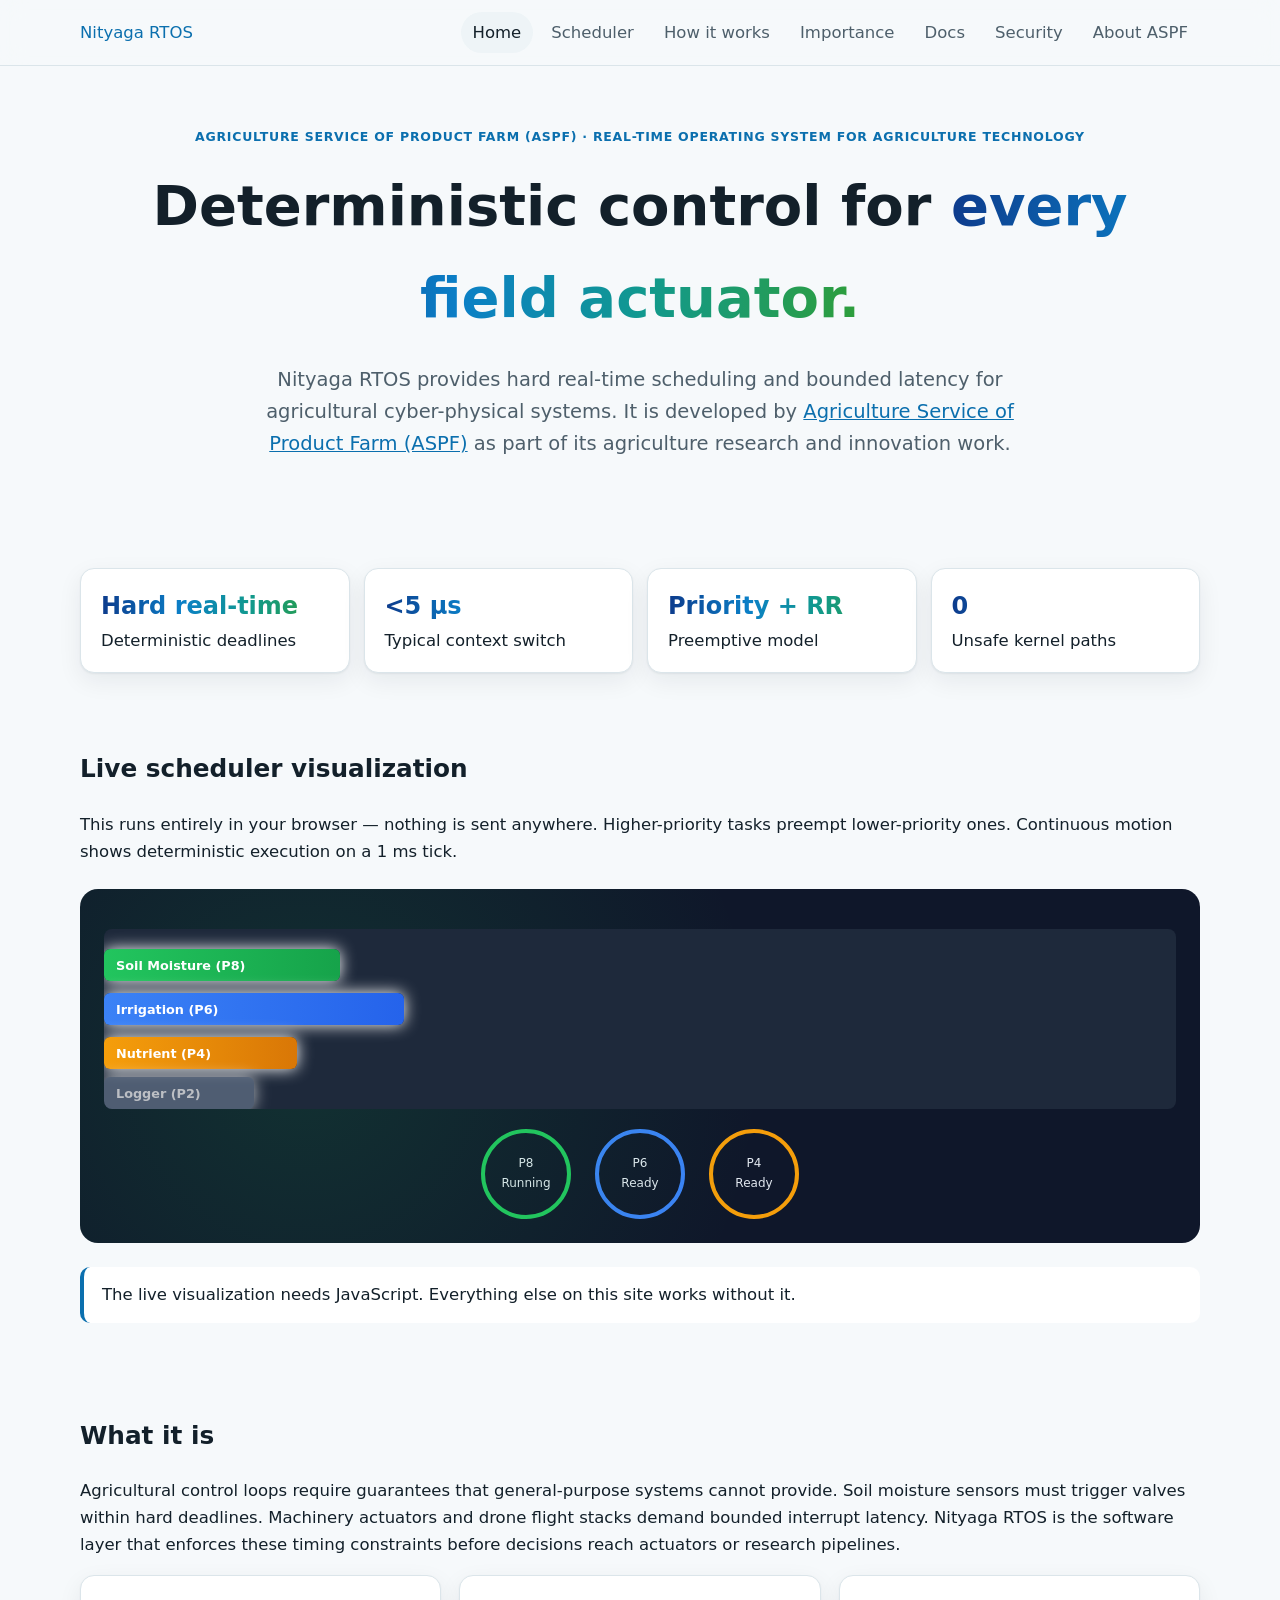
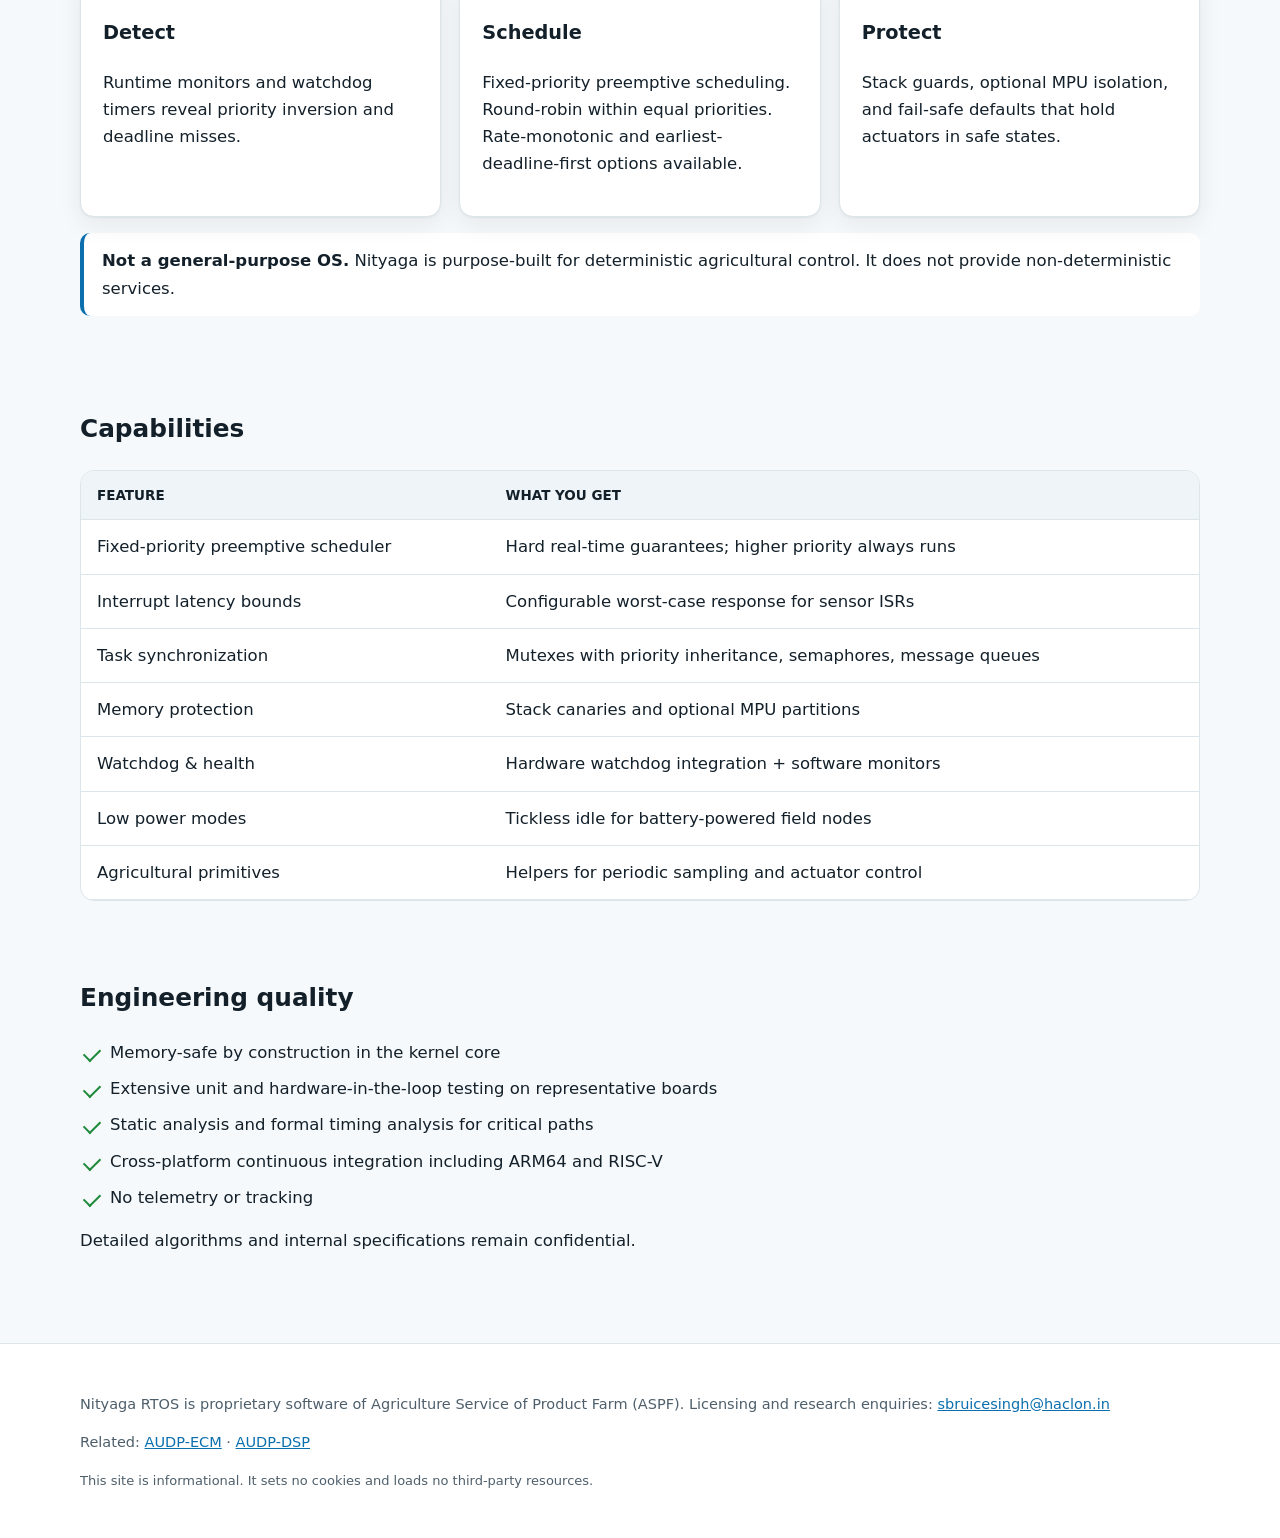
<file: index.html>
<!DOCTYPE html>
<html lang="en">
<head>
<meta charset="utf-8">
<meta name="viewport" content="width=device-width, initial-scale=1">
<meta http-equiv="Content-Security-Policy" content="default-src 'none'; script-src 'self'; style-src 'self'; img-src 'self'; base-uri 'none'; form-action 'none'">
<title>Nityaga RTOS — Real-Time Operating System for Agriculture | ASPF</title>
<meta name="description" content="Nityaga RTOS by Agriculture Service of Product Farm (ASPF): hard real-time scheduling for agricultural control systems.">
<link rel="stylesheet" href="style.css">
</head>
<body>
<a class="skip" href="#main">Skip to content</a>
<header class="top">
<div class="wrap bar">
<a class="brand" href="index.html">Nityaga RTOS</a>
<nav id="site-nav">
<a href="index.html" aria-current="page">Home</a>
<a href="index.html#scheduler">Scheduler</a>
<a href="how-it-works.html">How it works</a>
<a href="importance.html">Importance</a>
<a href="docs.html">Docs</a>
<a href="security.html">Security</a>
<a href="about.html">About ASPF</a>
</nav>
</div>
</header>
<main id="main">
<section class="hero hero-home">
<div class="wrap">
<p class="eyebrow">Agriculture Service of Product Farm (ASPF) · Real-Time Operating System for Agriculture Technology</p>
<h1>Deterministic control for <span class="grad">every field actuator.</span></h1>
<p class="lead">Nityaga RTOS provides hard real-time scheduling and bounded latency for agricultural cyber-physical systems. It is developed by <a href="about.html">Agriculture Service of Product Farm (ASPF)</a> as part of its agriculture research and innovation work.</p>
</div>
</section>
<section class="wrap stats">
<div class="stat"><strong>Hard real-time</strong><span>Deterministic deadlines</span></div>
<div class="stat"><strong><5 µs</strong><span>Typical context switch</span></div>
<div class="stat"><strong>Priority + RR</strong><span>Preemptive model</span></div>
<div class="stat"><strong>0</strong><span>Unsafe kernel paths</span></div>
</section>
<section id="scheduler" class="wrap">
<h2>Live scheduler visualization</h2>
<p>This runs entirely in your browser — nothing is sent anywhere. Higher-priority tasks preempt lower-priority ones. Continuous motion shows deterministic execution on a 1 ms tick.</p>
<div class="scheduler">
<div class="timeline">
<div class="task t-high">Soil Moisture (P8)</div>
<div class="task t-med">Irrigation (P6)</div>
<div class="task t-low">Nutrient (P4)</div>
<div class="task t-idle">Logger (P2)</div>
</div>
<div class="priority-rings">
<div class="priority-ring">P8<br>Running</div>
<div class="priority-ring med">P6<br>Ready</div>
<div class="priority-ring low">P4<br>Ready</div>
</div>
</div>
<p class="note">The live visualization needs JavaScript. Everything else on this site works without it.</p>
</section>
<section id="what" class="wrap">
<h2>What it is</h2>
<p>Agricultural control loops require guarantees that general-purpose systems cannot provide. Soil moisture sensors must trigger valves within hard deadlines. Machinery actuators and drone flight stacks demand bounded interrupt latency. Nityaga RTOS is the software layer that enforces these timing constraints before decisions reach actuators or research pipelines.</p>
<div class="grid three">
<div class="card"><h3>Detect</h3><p>Runtime monitors and watchdog timers reveal priority inversion and deadline misses.</p></div>
<div class="card"><h3>Schedule</h3><p>Fixed-priority preemptive scheduling. Round-robin within equal priorities. Rate-monotonic and earliest-deadline-first options available.</p></div>
<div class="card"><h3>Protect</h3><p>Stack guards, optional MPU isolation, and fail-safe defaults that hold actuators in safe states.</p></div>
</div>
<p class="note"><strong>Not a general-purpose OS.</strong> Nityaga is purpose-built for deterministic agricultural control. It does not provide non-deterministic services.</p>
</section>
<section id="capabilities" class="wrap">
<h2>Capabilities</h2>
<div class="table-scroll"><table>
<thead><tr><th>Feature</th><th>What you get</th></tr></thead>
<tbody>
<tr><td>Fixed-priority preemptive scheduler</td><td>Hard real-time guarantees; higher priority always runs</td></tr>
<tr><td>Interrupt latency bounds</td><td>Configurable worst-case response for sensor ISRs</td></tr>
<tr><td>Task synchronization</td><td>Mutexes with priority inheritance, semaphores, message queues</td></tr>
<tr><td>Memory protection</td><td>Stack canaries and optional MPU partitions</td></tr>
<tr><td>Watchdog & health</td><td>Hardware watchdog integration + software monitors</td></tr>
<tr><td>Low power modes</td><td>Tickless idle for battery-powered field nodes</td></tr>
<tr><td>Agricultural primitives</td><td>Helpers for periodic sampling and actuator control</td></tr>
</tbody>
</table></div>
</section>
<section id="quality" class="wrap">
<h2>Engineering quality</h2>
<ul class="checks">
<li>Memory-safe by construction in the kernel core</li>
<li>Extensive unit and hardware-in-the-loop testing on representative boards</li>
<li>Static analysis and formal timing analysis for critical paths</li>
<li>Cross-platform continuous integration including ARM64 and RISC-V</li>
<li>No telemetry or tracking</li>
</ul>
<p>Detailed algorithms and internal specifications remain confidential.</p>
</section>
</main>
<footer class="foot">
<div class="wrap">
<p>Nityaga RTOS is proprietary software of Agriculture Service of Product Farm (ASPF). Licensing and research enquiries: <a href="mailto:sbruicesingh@haclon.in">sbruicesingh@haclon.in</a></p>
<p>Related: <a href="https://sbruices.github.io/AUDP-ECM-Website/">AUDP-ECM</a> · <a href="https://agriculture-service-of-product-farm.github.io/AUDP-DSP-Website/">AUDP-DSP</a></p>
<p class="small">This site is informational. It sets no cookies and loads no third-party resources.</p>
</div>
</footer>
</body>
</html>
</file>
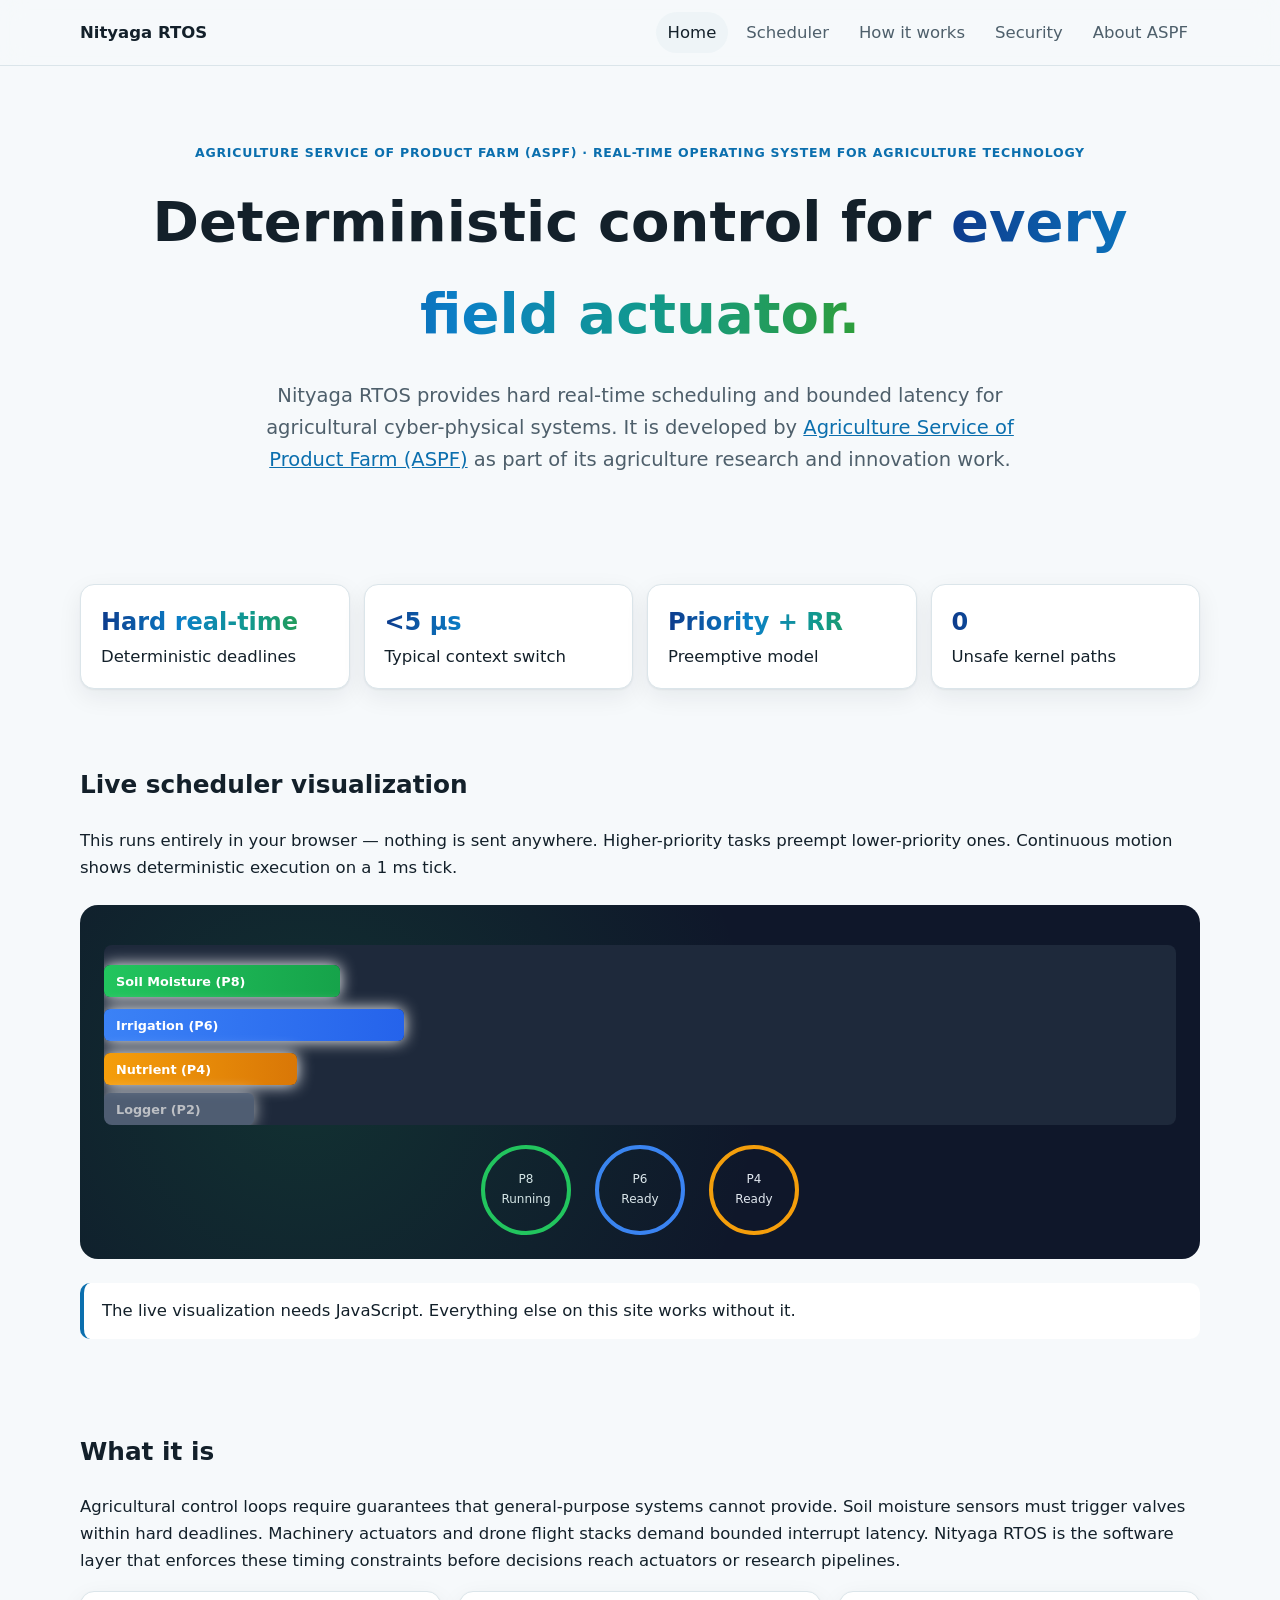
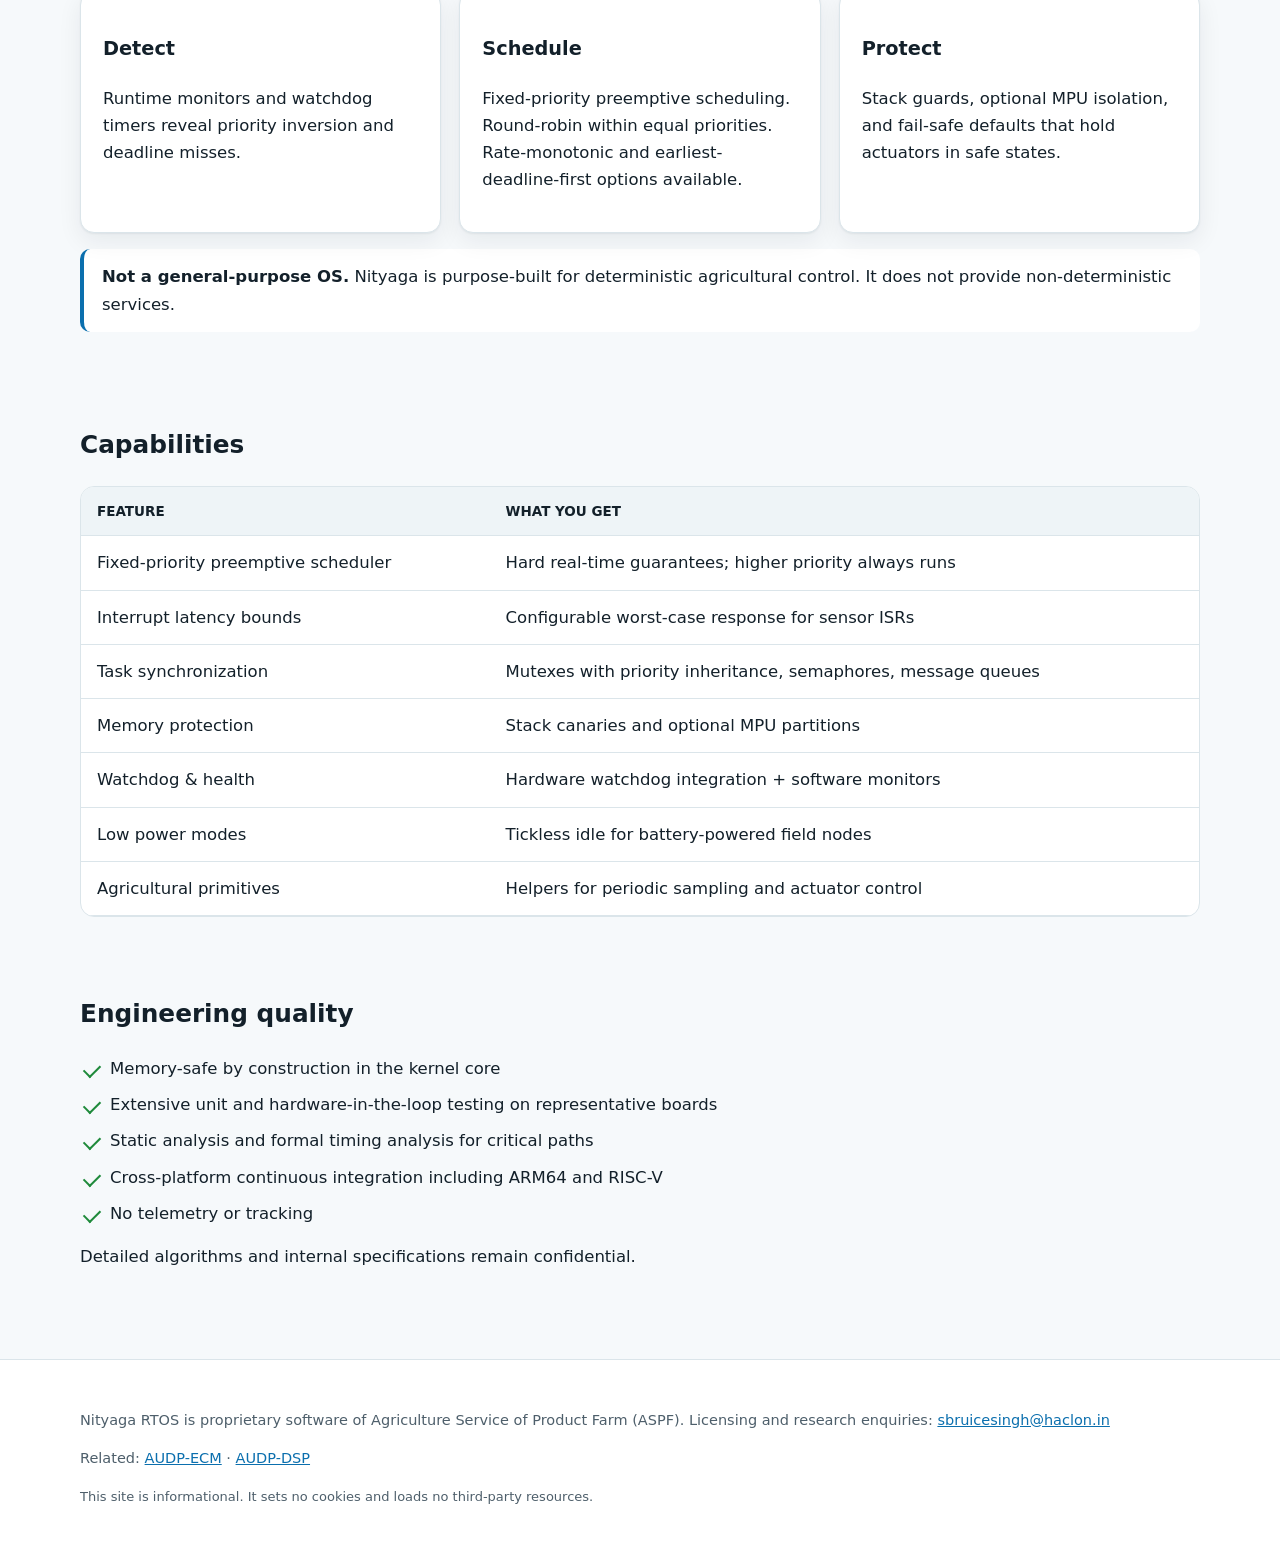
<file: site/index.html>
<!DOCTYPE html>
<html lang="en">
<head>
<meta charset="utf-8">
<meta name="viewport" content="width=device-width, initial-scale=1">
<meta http-equiv="Content-Security-Policy" content="default-src 'none'; script-src 'self'; style-src 'self'; img-src 'self'; base-uri 'none'; form-action 'none'">
<title>Nityaga RTOS — Real-Time Operating System for Agriculture | ASPF</title>
<meta name="description" content="Nityaga RTOS by Agriculture Service of Product Farm (ASPF): hard real-time scheduling for agricultural control systems.">
<link rel="stylesheet" href="style.css">
</head>
<body>
<a class="skip" href="#main">Skip to content</a>
<header class="top">
<div class="wrap bar">
<a class="brand" href="index.html">Nityaga RTOS</a>
<nav id="site-nav">
<a href="index.html" aria-current="page">Home</a>
<a href="index.html#scheduler">Scheduler</a>
<a href="how-it-works.html">How it works</a>
<a href="security.html">Security</a>
<a href="about.html">About ASPF</a>
</nav>
</div>
</header>
<main id="main">
<section class="hero hero-home">
<div class="wrap">
<p class="eyebrow">Agriculture Service of Product Farm (ASPF) · Real-Time Operating System for Agriculture Technology</p>
<h1>Deterministic control for <span class="grad">every field actuator.</span></h1>
<p class="lead">Nityaga RTOS provides hard real-time scheduling and bounded latency for agricultural cyber-physical systems. It is developed by <a href="about.html">Agriculture Service of Product Farm (ASPF)</a> as part of its agriculture research and innovation work.</p>
</div>
</section>
<section class="wrap stats">
<div class="stat"><strong>Hard real-time</strong><span>Deterministic deadlines</span></div>
<div class="stat"><strong>&lt;5 µs</strong><span>Typical context switch</span></div>
<div class="stat"><strong>Priority + RR</strong><span>Preemptive model</span></div>
<div class="stat"><strong>0</strong><span>Unsafe kernel paths</span></div>
</section>
<section id="scheduler" class="wrap">
<h2>Live scheduler visualization</h2>
<p>This runs entirely in your browser — nothing is sent anywhere. Higher-priority tasks preempt lower-priority ones. Continuous motion shows deterministic execution on a 1 ms tick.</p>
<div class="scheduler">
<div class="timeline">
<div class="task t-high">Soil Moisture (P8)</div>
<div class="task t-med">Irrigation (P6)</div>
<div class="task t-low">Nutrient (P4)</div>
<div class="task t-idle">Logger (P2)</div>
</div>
<div class="priority-rings">
<div class="priority-ring">P8<br>Running</div>
<div class="priority-ring med">P6<br>Ready</div>
<div class="priority-ring low">P4<br>Ready</div>
</div>
</div>
<p class="note">The live visualization needs JavaScript. Everything else on this site works without it.</p>
</section>
<section id="what" class="wrap">
<h2>What it is</h2>
<p>Agricultural control loops require guarantees that general-purpose systems cannot provide. Soil moisture sensors must trigger valves within hard deadlines. Machinery actuators and drone flight stacks demand bounded interrupt latency. Nityaga RTOS is the software layer that enforces these timing constraints before decisions reach actuators or research pipelines.</p>
<div class="grid three">
<div class="card"><h3>Detect</h3><p>Runtime monitors and watchdog timers reveal priority inversion and deadline misses.</p></div>
<div class="card"><h3>Schedule</h3><p>Fixed-priority preemptive scheduling. Round-robin within equal priorities. Rate-monotonic and earliest-deadline-first options available.</p></div>
<div class="card"><h3>Protect</h3><p>Stack guards, optional MPU isolation, and fail-safe defaults that hold actuators in safe states.</p></div>
</div>
<p class="note"><strong>Not a general-purpose OS.</strong> Nityaga is purpose-built for deterministic agricultural control. It does not provide non-deterministic services.</p>
</section>
<section id="capabilities" class="wrap">
<h2>Capabilities</h2>
<div class="table-scroll"><table>
<thead><tr><th>Feature</th><th>What you get</th></tr></thead>
<tbody>
<tr><td>Fixed-priority preemptive scheduler</td><td>Hard real-time guarantees; higher priority always runs</td></tr>
<tr><td>Interrupt latency bounds</td><td>Configurable worst-case response for sensor ISRs</td></tr>
<tr><td>Task synchronization</td><td>Mutexes with priority inheritance, semaphores, message queues</td></tr>
<tr><td>Memory protection</td><td>Stack canaries and optional MPU partitions</td></tr>
<tr><td>Watchdog &amp; health</td><td>Hardware watchdog integration + software monitors</td></tr>
<tr><td>Low power modes</td><td>Tickless idle for battery-powered field nodes</td></tr>
<tr><td>Agricultural primitives</td><td>Helpers for periodic sampling and actuator control</td></tr>
</tbody>
</table></div>
</section>
<section id="quality" class="wrap">
<h2>Engineering quality</h2>
<ul class="checks">
<li>Memory-safe by construction in the kernel core</li>
<li>Extensive unit and hardware-in-the-loop testing on representative boards</li>
<li>Static analysis and formal timing analysis for critical paths</li>
<li>Cross-platform continuous integration including ARM64 and RISC-V</li>
<li>No telemetry or tracking</li>
</ul>
<p>Detailed algorithms and internal specifications remain confidential.</p>
</section>
</main>
<footer class="foot">
<div class="wrap">
<p>Nityaga RTOS is proprietary software of Agriculture Service of Product Farm (ASPF). Licensing and research enquiries: <a href="mailto:sbruicesingh@haclon.in">sbruicesingh@haclon.in</a></p>
<p>Related: <a href="https://sbruices.github.io/AUDP-ECM-Website/">AUDP-ECM</a> · <a href="https://agriculture-service-of-product-farm.github.io/AUDP-DSP-Website/">AUDP-DSP</a></p>
<p class="small">This site is informational. It sets no cookies and loads no third-party resources.</p>
</div>
</footer>
</body>
</html>
</file>
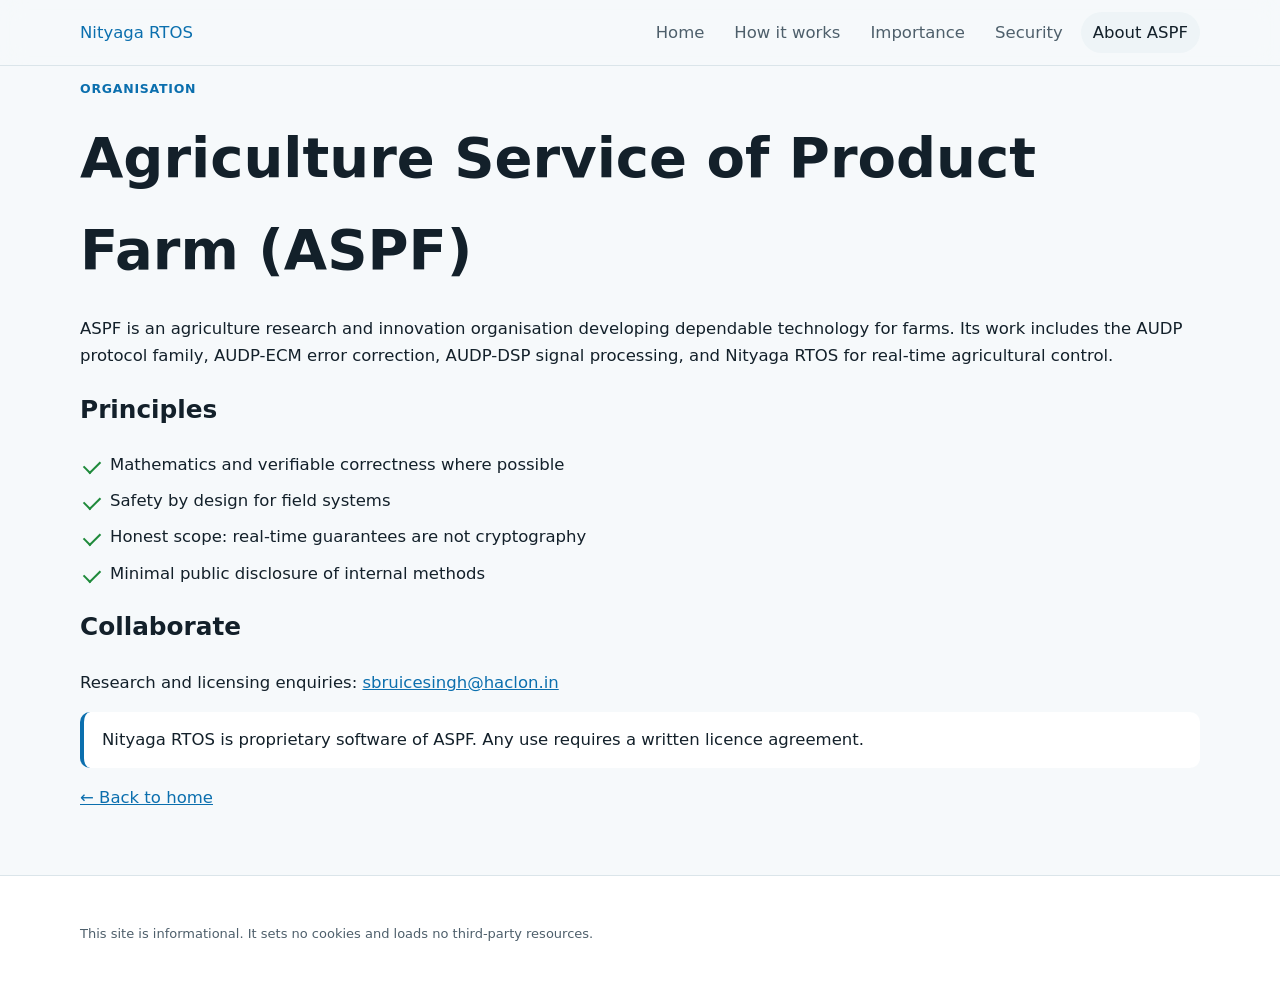
<file: about.html>
<!DOCTYPE html>
<html lang="en">
<head>
<meta charset="utf-8">
<meta name="viewport" content="width=device-width, initial-scale=1">
<meta http-equiv="Content-Security-Policy" content="default-src 'none'; script-src 'self'; style-src 'self'; img-src 'self'; base-uri 'none'; form-action 'none'">
<title>Agriculture Service of Product Farm (ASPF) | Nityaga RTOS</title>
<link rel="stylesheet" href="style.css">
</head>
<body>
<a class="skip" href="#main">Skip to content</a>
<header class="top">
<div class="wrap bar">
<a class="brand" href="index.html">Nityaga RTOS</a>
<nav id="site-nav">
<a href="index.html">Home</a>
<a href="how-it-works.html">How it works</a>
<a href="importance.html">Importance</a>
<a href="security.html">Security</a>
<a href="about.html" aria-current="page">About ASPF</a>
</nav>
</div>
</header>
<main id="main" class="wrap">
<p class="eyebrow">Organisation</p>
<h1>Agriculture Service of Product Farm (ASPF)</h1>
<p>ASPF is an agriculture research and innovation organisation developing dependable technology for farms. Its work includes the AUDP protocol family, AUDP-ECM error correction, AUDP-DSP signal processing, and Nityaga RTOS for real-time agricultural control.</p>
<h2>Principles</h2>
<ul class="checks">
<li>Mathematics and verifiable correctness where possible</li>
<li>Safety by design for field systems</li>
<li>Honest scope: real-time guarantees are not cryptography</li>
<li>Minimal public disclosure of internal methods</li>
</ul>
<h2>Collaborate</h2>
<p>Research and licensing enquiries: <a href="mailto:sbruicesingh@haclon.in">sbruicesingh@haclon.in</a></p>
<p class="note">Nityaga RTOS is proprietary software of ASPF. Any use requires a written licence agreement.</p>
<p><a href="index.html">← Back to home</a></p>
</main>
<footer class="foot"><div class="wrap"><p class="small">This site is informational. It sets no cookies and loads no third-party resources.</p></div></footer>
</body>
</html>
</file>
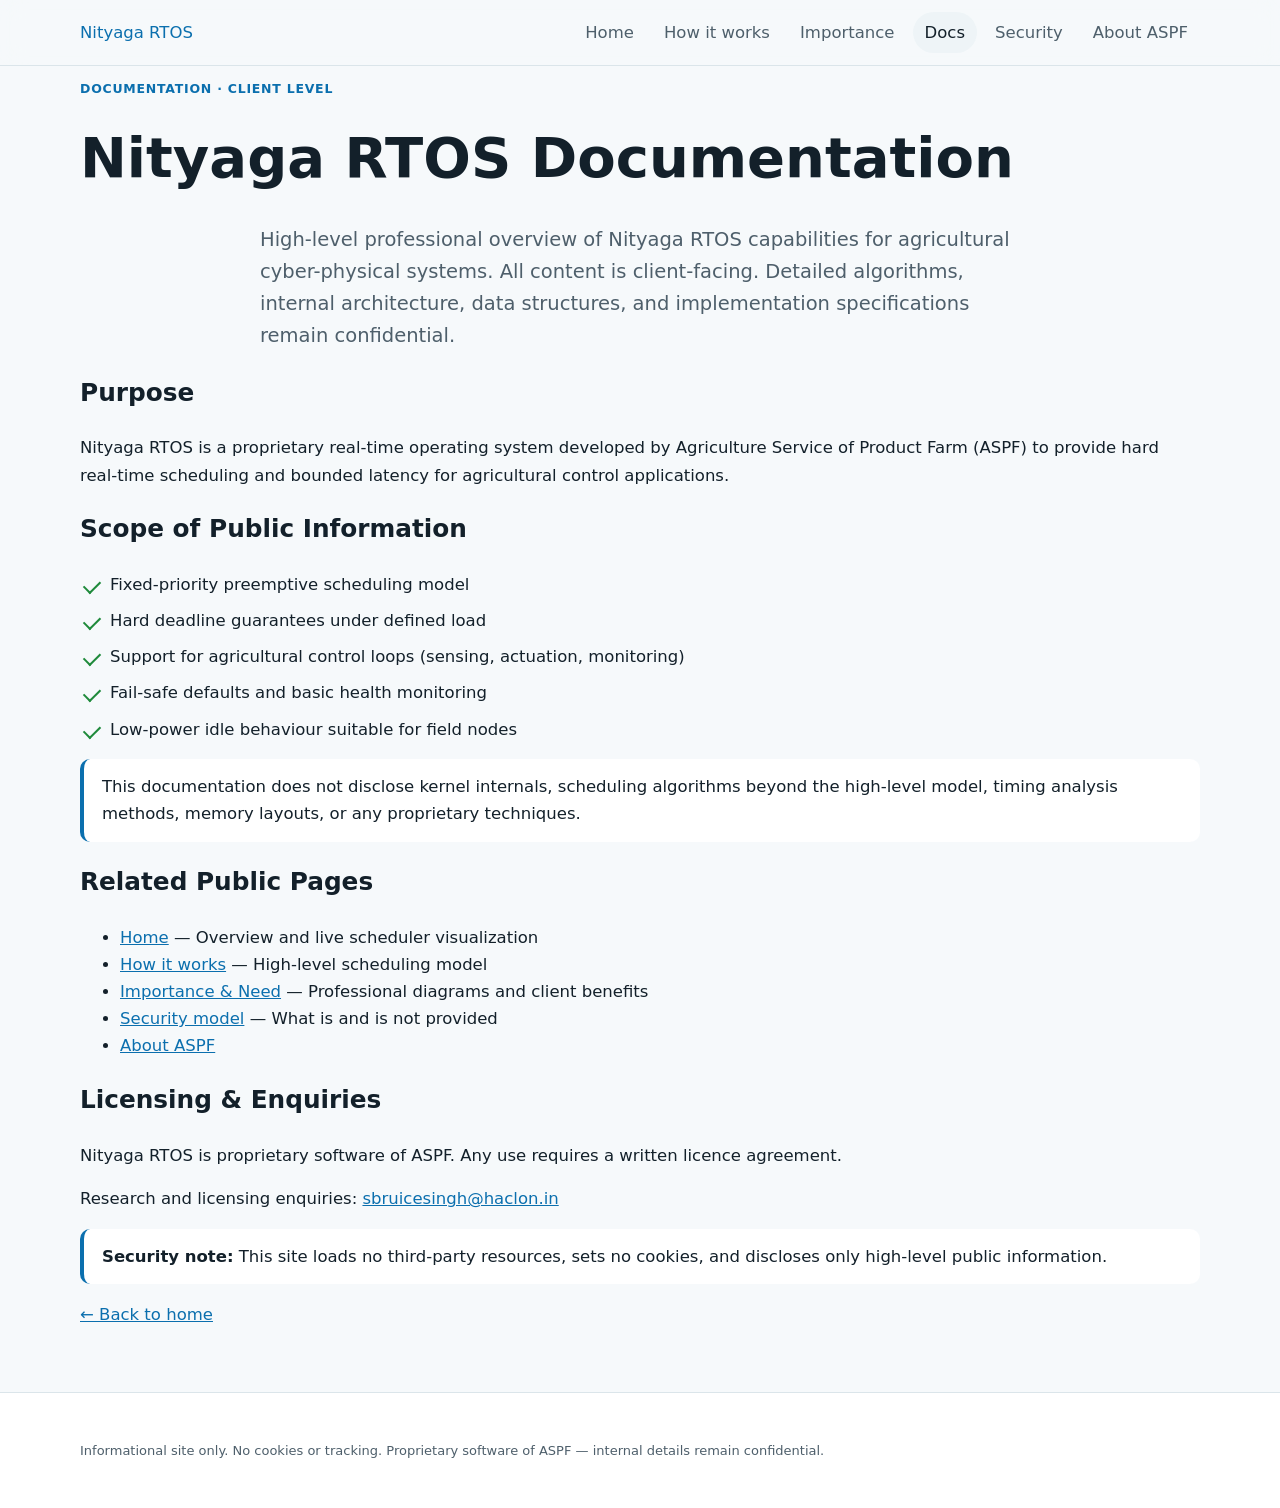
<file: docs.html>
<!DOCTYPE html>
<html lang="en">
<head>
<meta charset="utf-8">
<meta name="viewport" content="width=device-width, initial-scale=1">
<meta http-equiv="Content-Security-Policy" content="default-src 'none'; script-src 'self'; style-src 'self'; img-src 'self'; base-uri 'none'; form-action 'none'">
<title>Nityaga RTOS Documentation | High-Level Overview | ASPF</title>
<meta name="description" content="Professional high-level documentation for Nityaga RTOS by Agriculture Service of Product Farm. Client-facing overview of real-time control capabilities for agriculture. No internal details disclosed.">
<meta name="keywords" content="Nityaga RTOS documentation, agricultural real-time OS, ASPF RTOS, precision agriculture control system, hard real-time farming, deterministic scheduling agriculture">
<meta name="robots" content="index, follow">
<link rel="canonical" href="https://agriculture-service-of-product-farm.github.io/NityagaRTOS-Website/docs.html">
<meta property="og:title" content="Nityaga RTOS Documentation | High-Level Overview">
<meta property="og:description" content="Client-facing professional documentation for Nityaga RTOS. Internal algorithms and architecture remain confidential.">
<meta property="og:type" content="website">
<link rel="stylesheet" href="style.css">
<script type="application/ld+json">
{
  "@context": "https://schema.org",
  "@type": "TechArticle",
  "headline": "Nityaga RTOS Documentation",
  "description": "High-level client documentation for the Nityaga real-time operating system for agricultural control.",
  "author": {"@type": "Organization", "name": "Agriculture Service of Product Farm (ASPF)"},
  "publisher": {"@type": "Organization", "name": "Agriculture Service of Product Farm"},
  "mainEntityOfPage": "https://agriculture-service-of-product-farm.github.io/NityagaRTOS-Website/docs.html"
}
</script>
</head>
<body>
<a class="skip" href="#main">Skip to content</a>
<header class="top">
<div class="wrap bar">
<a class="brand" href="index.html">Nityaga RTOS</a>
<nav id="site-nav">
<a href="index.html">Home</a>
<a href="how-it-works.html">How it works</a>
<a href="importance.html">Importance</a>
<a href="docs.html" aria-current="page">Docs</a>
<a href="security.html">Security</a>
<a href="about.html">About ASPF</a>
</nav>
</div>
</header>
<main id="main" class="wrap">
<p class="eyebrow">Documentation · Client Level</p>
<h1>Nityaga RTOS Documentation</h1>
<p class="lead">High-level professional overview of Nityaga RTOS capabilities for agricultural cyber-physical systems. All content is client-facing. Detailed algorithms, internal architecture, data structures, and implementation specifications remain confidential.</p>

<section>
<h2>Purpose</h2>
<p>Nityaga RTOS is a proprietary real-time operating system developed by Agriculture Service of Product Farm (ASPF) to provide hard real-time scheduling and bounded latency for agricultural control applications.</p>
</section>

<section>
<h2>Scope of Public Information</h2>
<ul class="checks">
<li>Fixed-priority preemptive scheduling model</li>
<li>Hard deadline guarantees under defined load</li>
<li>Support for agricultural control loops (sensing, actuation, monitoring)</li>
<li>Fail-safe defaults and basic health monitoring</li>
<li>Low-power idle behaviour suitable for field nodes</li>
</ul>
<p class="note">This documentation does not disclose kernel internals, scheduling algorithms beyond the high-level model, timing analysis methods, memory layouts, or any proprietary techniques.</p>
</section>

<section>
<h2>Related Public Pages</h2>
<ul>
<li><a href="index.html">Home</a> — Overview and live scheduler visualization</li>
<li><a href="how-it-works.html">How it works</a> — High-level scheduling model</li>
<li><a href="importance.html">Importance & Need</a> — Professional diagrams and client benefits</li>
<li><a href="security.html">Security model</a> — What is and is not provided</li>
<li><a href="about.html">About ASPF</a></li>
</ul>
</section>

<section>
<h2>Licensing & Enquiries</h2>
<p>Nityaga RTOS is proprietary software of ASPF. Any use requires a written licence agreement.</p>
<p>Research and licensing enquiries: <a href="mailto:sbruicesingh@haclon.in">sbruicesingh@haclon.in</a></p>
</section>

<p class="note"><strong>Security note:</strong> This site loads no third-party resources, sets no cookies, and discloses only high-level public information.</p>
<p><a href="index.html">← Back to home</a></p>
</main>
<footer class="foot"><div class="wrap"><p class="small">Informational site only. No cookies or tracking. Proprietary software of ASPF — internal details remain confidential.</p></div></footer>
</body>
</html>
</file>
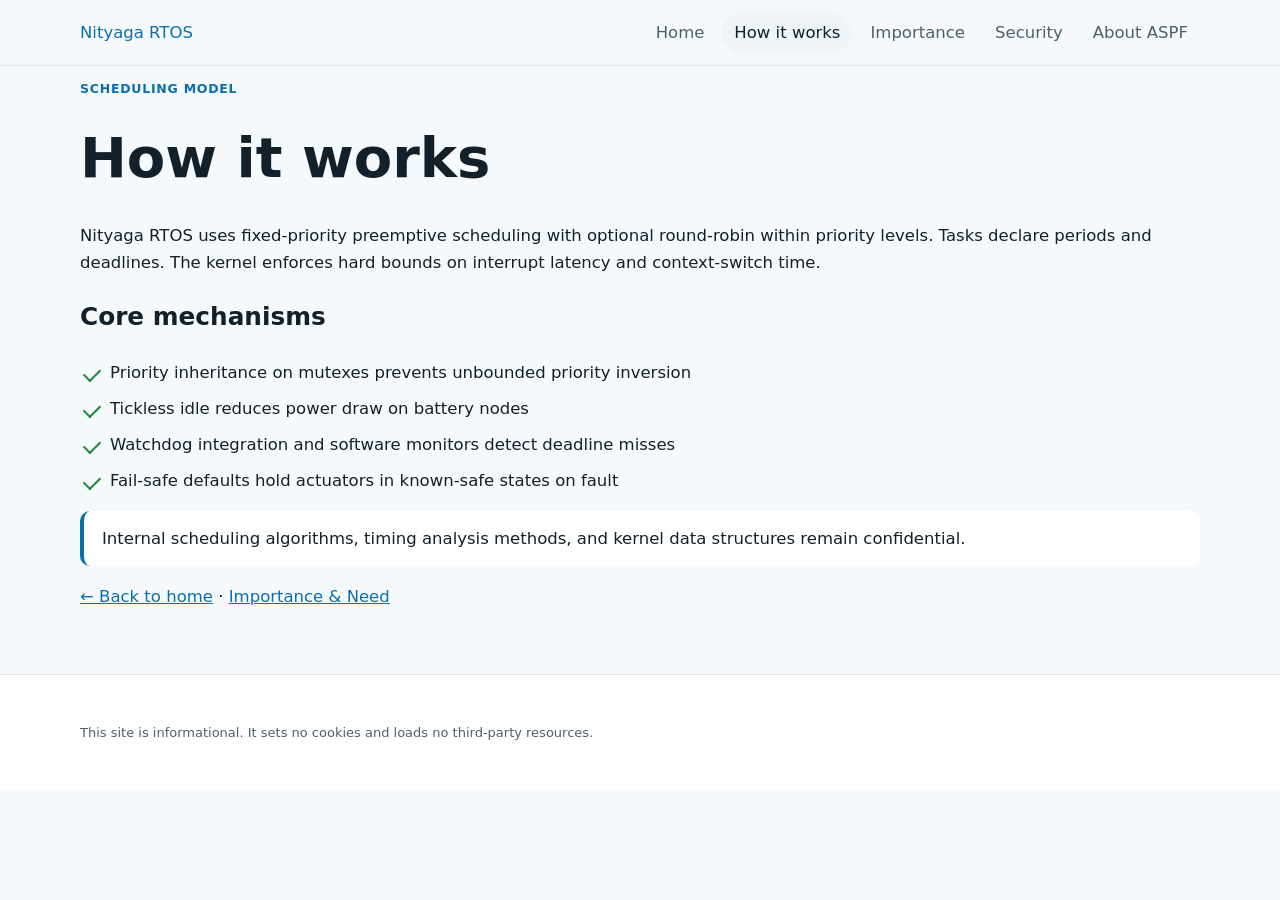
<file: how-it-works.html>
<!DOCTYPE html>
<html lang="en">
<head>
<meta charset="utf-8">
<meta name="viewport" content="width=device-width, initial-scale=1">
<meta http-equiv="Content-Security-Policy" content="default-src 'none'; script-src 'self'; style-src 'self'; img-src 'self'; base-uri 'none'; form-action 'none'">
<title>How Nityaga RTOS Works | ASPF</title>
<link rel="stylesheet" href="style.css">
</head>
<body>
<a class="skip" href="#main">Skip to content</a>
<header class="top">
<div class="wrap bar">
<a class="brand" href="index.html">Nityaga RTOS</a>
<nav id="site-nav">
<a href="index.html">Home</a>
<a href="how-it-works.html" aria-current="page">How it works</a>
<a href="importance.html">Importance</a>
<a href="security.html">Security</a>
<a href="about.html">About ASPF</a>
</nav>
</div>
</header>
<main id="main" class="wrap">
<p class="eyebrow">Scheduling model</p>
<h1>How it works</h1>
<p>Nityaga RTOS uses fixed-priority preemptive scheduling with optional round-robin within priority levels. Tasks declare periods and deadlines. The kernel enforces hard bounds on interrupt latency and context-switch time.</p>
<h2>Core mechanisms</h2>
<ul class="checks">
<li>Priority inheritance on mutexes prevents unbounded priority inversion</li>
<li>Tickless idle reduces power draw on battery nodes</li>
<li>Watchdog integration and software monitors detect deadline misses</li>
<li>Fail-safe defaults hold actuators in known-safe states on fault</li>
</ul>
<p class="note">Internal scheduling algorithms, timing analysis methods, and kernel data structures remain confidential.</p>
<p><a href="index.html">← Back to home</a> · <a href="importance.html">Importance & Need</a></p>
</main>
<footer class="foot"><div class="wrap"><p class="small">This site is informational. It sets no cookies and loads no third-party resources.</p></div></footer>
</body>
</html>
</file>
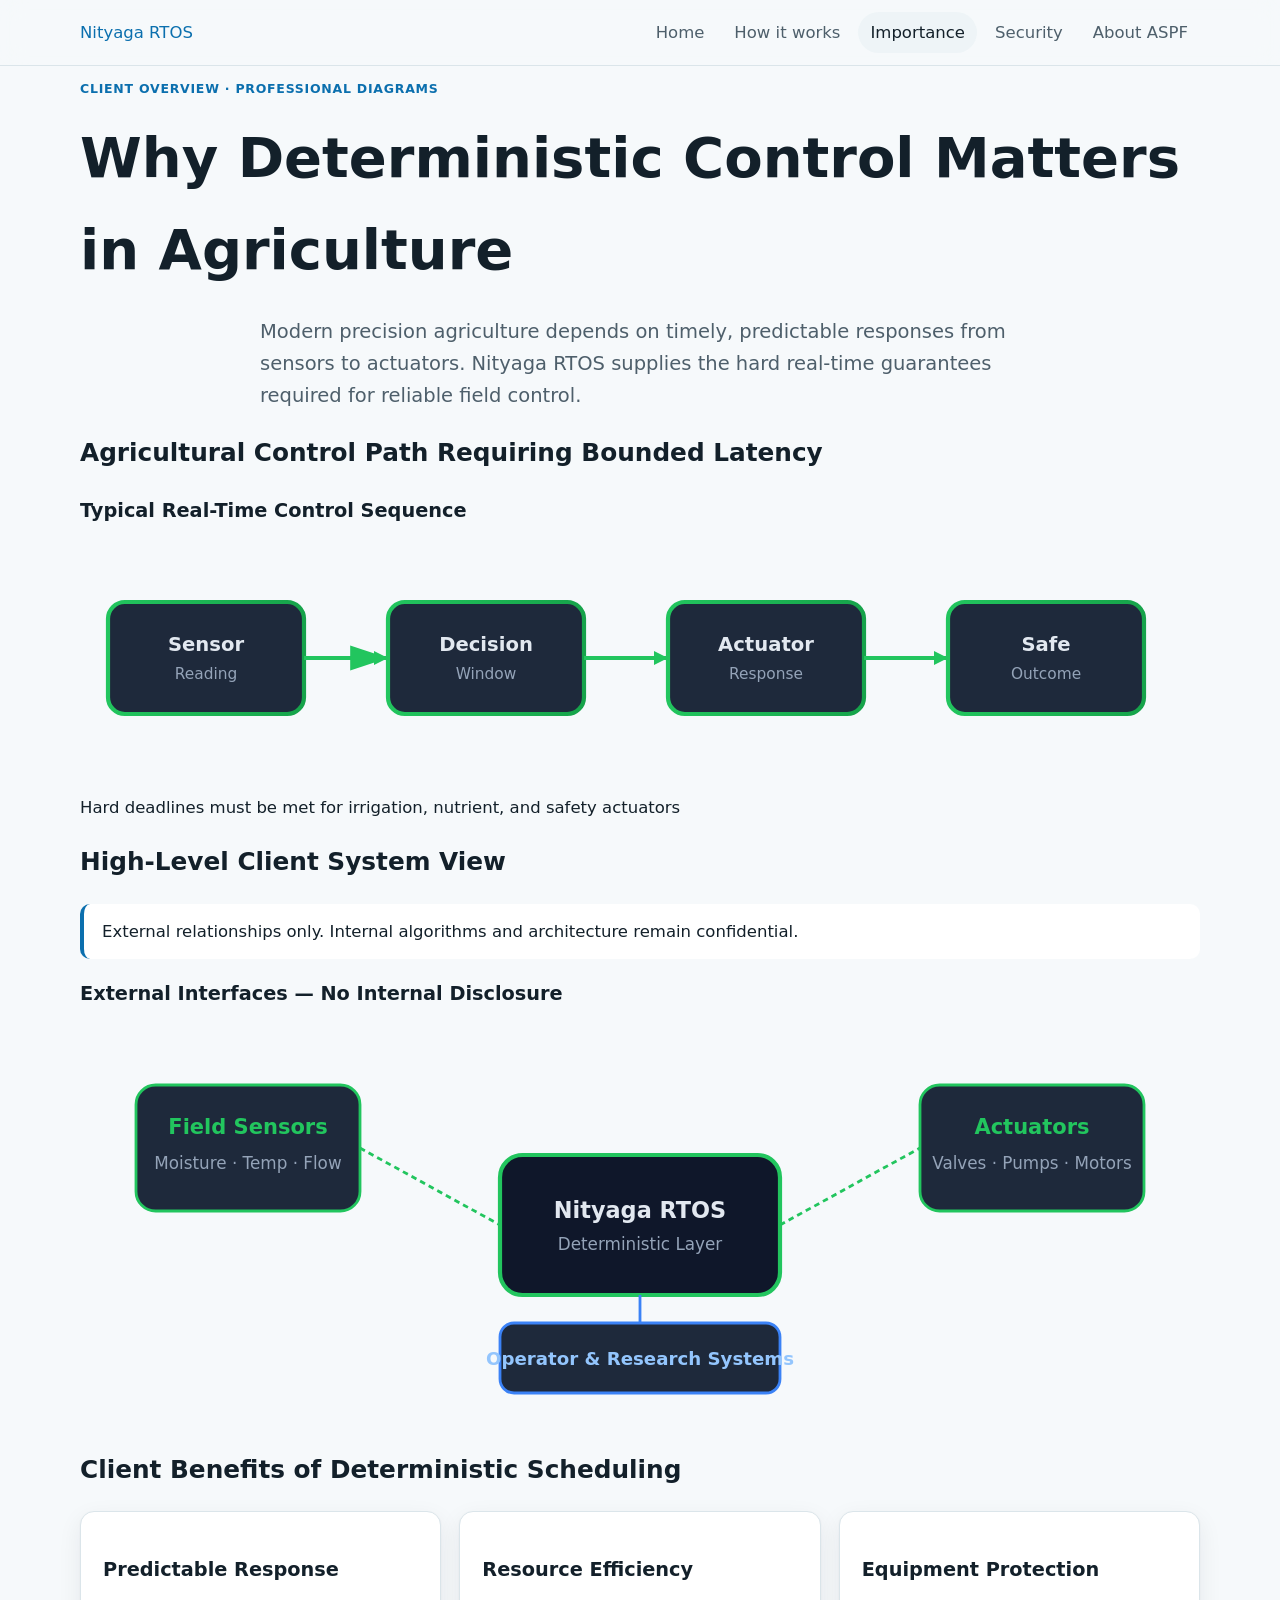
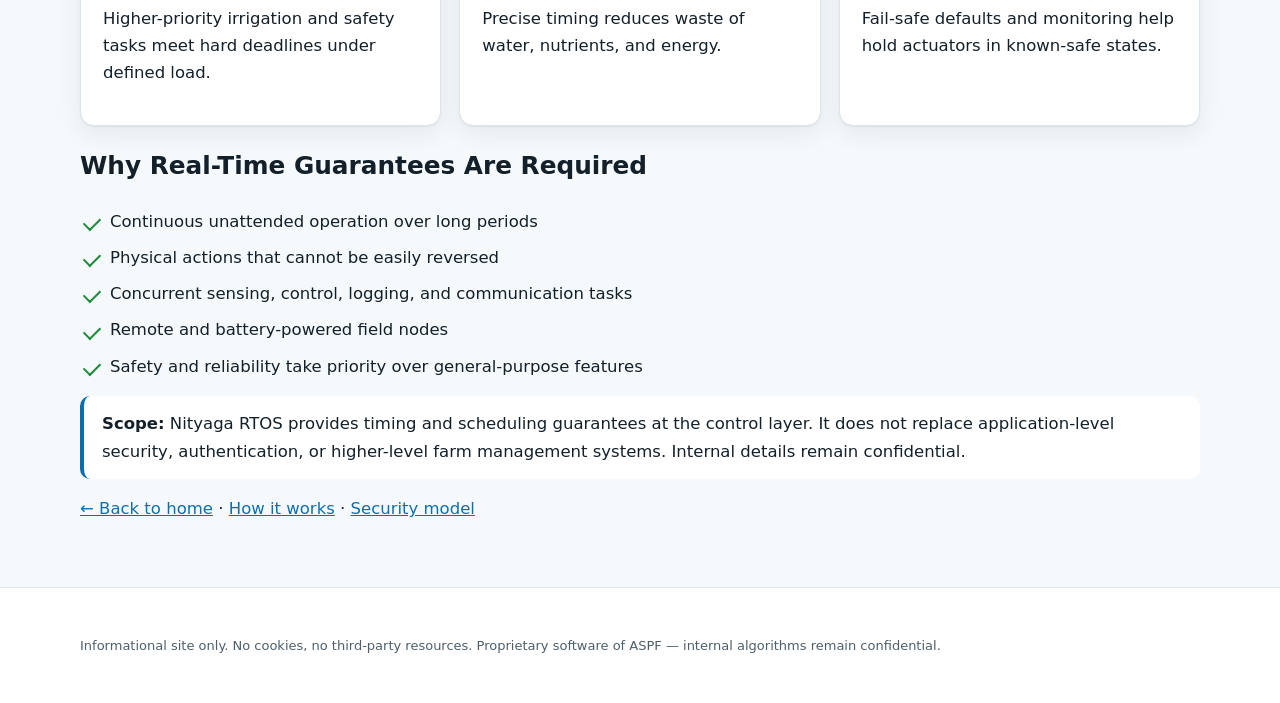
<file: importance.html>
<!DOCTYPE html>
<html lang="en">
<head>
<meta charset="utf-8">
<meta name="viewport" content="width=device-width, initial-scale=1">
<meta http-equiv="Content-Security-Policy" content="default-src 'none'; script-src 'self'; style-src 'self'; img-src 'self'; base-uri 'none'; form-action 'none'">
<title>Why Deterministic RTOS Control Matters in Agriculture | Nityaga RTOS | ASPF</title>
<meta name="description" content="Professional overview of why hard real-time operating systems are essential for precision agriculture, irrigation control, and agricultural cyber-physical systems. Client-facing diagrams and benefits of Nityaga RTOS.">
<meta name="keywords" content="agricultural RTOS, real-time operating system agriculture, precision farming control, deterministic scheduling irrigation, Nityaga RTOS, ASPF, agricultural IoT control, hard real-time agriculture">
<meta name="robots" content="index, follow">
<link rel="canonical" href="https://agriculture-service-of-product-farm.github.io/NityagaRTOS-Website/importance.html">
<meta property="og:title" content="Why Deterministic Control Matters in Agriculture | Nityaga RTOS">
<meta property="og:description" content="High-level professional diagrams showing the need for real-time guarantees in agricultural control systems.">
<meta property="og:type" content="website">
<meta name="twitter:card" content="summary_large_image">
<link rel="stylesheet" href="style.css">
<style>
.pro-diagram { background: linear-gradient(145deg, #0f172a, #1e293b); border-radius: 20px; padding: 32px; margin: 40px 0; box-shadow: 0 10px 40px rgb(0 0 0 / 25%); }
.pro-diagram h3 { color: #22c55e; margin-top: 0; text-align: center; font-size: 1.1rem; letter-spacing: .04em; }
.svg-wrap { width: 100%; max-width: 900px; margin: 0 auto; }
</style>
<script type="application/ld+json">
{
  "@context": "https://schema.org",
  "@type": "Article",
  "headline": "Why Deterministic RTOS Control Matters in Agriculture",
  "description": "Client-facing overview of the importance of hard real-time scheduling for agricultural cyber-physical systems.",
  "author": {"@type": "Organization", "name": "Agriculture Service of Product Farm (ASPF)"},
  "publisher": {"@type": "Organization", "name": "Agriculture Service of Product Farm"},
  "mainEntityOfPage": "https://agriculture-service-of-product-farm.github.io/NityagaRTOS-Website/importance.html"
}
</script>
</head>
<body>
<a class="skip" href="#main">Skip to content</a>
<header class="top">
<div class="wrap bar">
<a class="brand" href="index.html">Nityaga RTOS</a>
<nav id="site-nav">
<a href="index.html">Home</a>
<a href="how-it-works.html">How it works</a>
<a href="importance.html" aria-current="page">Importance</a>
<a href="security.html">Security</a>
<a href="about.html">About ASPF</a>
</nav>
</div>
</header>
<main id="main" class="wrap">
<p class="eyebrow">Client Overview · Professional Diagrams</p>
<h1>Why Deterministic Control Matters in Agriculture</h1>
<p class="lead">Modern precision agriculture depends on timely, predictable responses from sensors to actuators. Nityaga RTOS supplies the hard real-time guarantees required for reliable field control.</p>

<section>
<h2>Agricultural Control Path Requiring Bounded Latency</h2>
<div class="pro-diagram">
<h3>Typical Real-Time Control Sequence</h3>
<div class="svg-wrap">
<svg viewBox="0 0 800 160" xmlns="http://www.w3.org/2000/svg" role="img" aria-label="Flowchart of agricultural control path from sensor to safe outcome">
  <defs>
    <linearGradient id="g1" x1="0%" y1="0%" x2="100%" y2="0%">
      <stop offset="0%" stop-color="#22c55e"/>
      <stop offset="100%" stop-color="#16a34a"/>
    </linearGradient>
    <filter id="glow"><feGaussianBlur stdDeviation="2" result="coloredBlur"/><feMerge><feMergeNode in="coloredBlur"/><feMergeNode in="SourceGraphic"/></feMerge></filter>
  </defs>
  <!-- Boxes -->
  <rect x="20" y="40" width="140" height="80" rx="12" fill="#1e293b" stroke="url(#g1)" stroke-width="3"/>
  <text x="90" y="75" text-anchor="middle" fill="#e2e8f0" font-size="14" font-weight="700">Sensor</text>
  <text x="90" y="95" text-anchor="middle" fill="#94a3b8" font-size="11">Reading</text>

  <rect x="220" y="40" width="140" height="80" rx="12" fill="#1e293b" stroke="url(#g1)" stroke-width="3"/>
  <text x="290" y="75" text-anchor="middle" fill="#e2e8f0" font-size="14" font-weight="700">Decision</text>
  <text x="290" y="95" text-anchor="middle" fill="#94a3b8" font-size="11">Window</text>

  <rect x="420" y="40" width="140" height="80" rx="12" fill="#1e293b" stroke="url(#g1)" stroke-width="3"/>
  <text x="490" y="75" text-anchor="middle" fill="#e2e8f0" font-size="14" font-weight="700">Actuator</text>
  <text x="490" y="95" text-anchor="middle" fill="#94a3b8" font-size="11">Response</text>

  <rect x="620" y="40" width="140" height="80" rx="12" fill="#1e293b" stroke="url(#g1)" stroke-width="3"/>
  <text x="690" y="75" text-anchor="middle" fill="#e2e8f0" font-size="14" font-weight="700">Safe</text>
  <text x="690" y="95" text-anchor="middle" fill="#94a3b8" font-size="11">Outcome</text>

  <!-- Arrows -->
  <path d="M160 80 L220 80" stroke="#22c55e" stroke-width="3" marker-end="url(#arrow)" fill="none"/>
  <path d="M360 80 L420 80" stroke="#22c55e" stroke-width="3" fill="none"/>
  <path d="M560 80 L620 80" stroke="#22c55e" stroke-width="3" fill="none"/>
  <defs>
    <marker id="arrow" markerWidth="10" markerHeight="10" refX="9" refY="3" orient="auto" markerUnits="strokeWidth">
      <path d="M0,0 L0,6 L9,3 z" fill="#22c55e"/>
    </marker>
  </defs>
  <polygon points="210,75 220,80 210,85" fill="#22c55e"/>
  <polygon points="410,75 420,80 410,85" fill="#22c55e"/>
  <polygon points="610,75 620,80 610,85" fill="#22c55e"/>
</svg>
</div>
<p style="text-align:center; margin-top:12px; color:#94a3b8; font-size:13px;">Hard deadlines must be met for irrigation, nutrient, and safety actuators</p>
</div>
</section>

<section>
<h2>High-Level Client System View</h2>
<p class="note">External relationships only. Internal algorithms and architecture remain confidential.</p>
<div class="pro-diagram">
<h3>External Interfaces — No Internal Disclosure</h3>
<div class="svg-wrap">
<svg viewBox="0 0 800 280" xmlns="http://www.w3.org/2000/svg" role="img" aria-label="High-level client architecture diagram showing sensors, RTOS layer, actuators and operator systems">
  <!-- Sensors -->
  <rect x="40" y="40" width="160" height="90" rx="14" fill="#1e293b" stroke="#22c55e" stroke-width="2"/>
  <text x="120" y="75" text-anchor="middle" fill="#22c55e" font-size="15" font-weight="700">Field Sensors</text>
  <text x="120" y="100" text-anchor="middle" fill="#94a3b8" font-size="12">Moisture · Temp · Flow</text>

  <!-- RTOS -->
  <rect x="300" y="90" width="200" height="100" rx="16" fill="#0f172a" stroke="#22c55e" stroke-width="3"/>
  <text x="400" y="135" text-anchor="middle" fill="#e2e8f0" font-size="16" font-weight="800">Nityaga RTOS</text>
  <text x="400" y="158" text-anchor="middle" fill="#94a3b8" font-size="12">Deterministic Layer</text>

  <!-- Actuators -->
  <rect x="600" y="40" width="160" height="90" rx="14" fill="#1e293b" stroke="#22c55e" stroke-width="2"/>
  <text x="680" y="75" text-anchor="middle" fill="#22c55e" font-size="15" font-weight="700">Actuators</text>
  <text x="680" y="100" text-anchor="middle" fill="#94a3b8" font-size="12">Valves · Pumps · Motors</text>

  <!-- Operator -->
  <rect x="300" y="210" width="200" height="50" rx="10" fill="#1e293b" stroke="#3b82f6" stroke-width="2"/>
  <text x="400" y="240" text-anchor="middle" fill="#93c5fd" font-size="13" font-weight="600">Operator & Research Systems</text>

  <!-- Connecting lines -->
  <path d="M200 85 L300 140" stroke="#22c55e" stroke-width="2" fill="none" stroke-dasharray="4 3"/>
  <path d="M500 140 L600 85" stroke="#22c55e" stroke-width="2" fill="none" stroke-dasharray="4 3"/>
  <path d="M400 190 L400 210" stroke="#3b82f6" stroke-width="2" fill="none"/>
</svg>
</div>
</div>
</section>

<section>
<h2>Client Benefits of Deterministic Scheduling</h2>
<div class="grid three">
<div class="card"><h3>Predictable Response</h3><p>Higher-priority irrigation and safety tasks meet hard deadlines under defined load.</p></div>
<div class="card"><h3>Resource Efficiency</h3><p>Precise timing reduces waste of water, nutrients, and energy.</p></div>
<div class="card"><h3>Equipment Protection</h3><p>Fail-safe defaults and monitoring help hold actuators in known-safe states.</p></div>
</div>
</section>

<section>
<h2>Why Real-Time Guarantees Are Required</h2>
<ul class="checks">
<li>Continuous unattended operation over long periods</li>
<li>Physical actions that cannot be easily reversed</li>
<li>Concurrent sensing, control, logging, and communication tasks</li>
<li>Remote and battery-powered field nodes</li>
<li>Safety and reliability take priority over general-purpose features</li>
</ul>
<p class="note"><strong>Scope:</strong> Nityaga RTOS provides timing and scheduling guarantees at the control layer. It does not replace application-level security, authentication, or higher-level farm management systems. Internal details remain confidential.</p>
</section>

<p><a href="index.html">← Back to home</a> · <a href="how-it-works.html">How it works</a> · <a href="security.html">Security model</a></p>
</main>
<footer class="foot"><div class="wrap"><p class="small">Informational site only. No cookies, no third-party resources. Proprietary software of ASPF — internal algorithms remain confidential.</p></div></footer>
</body>
</html>
</file>
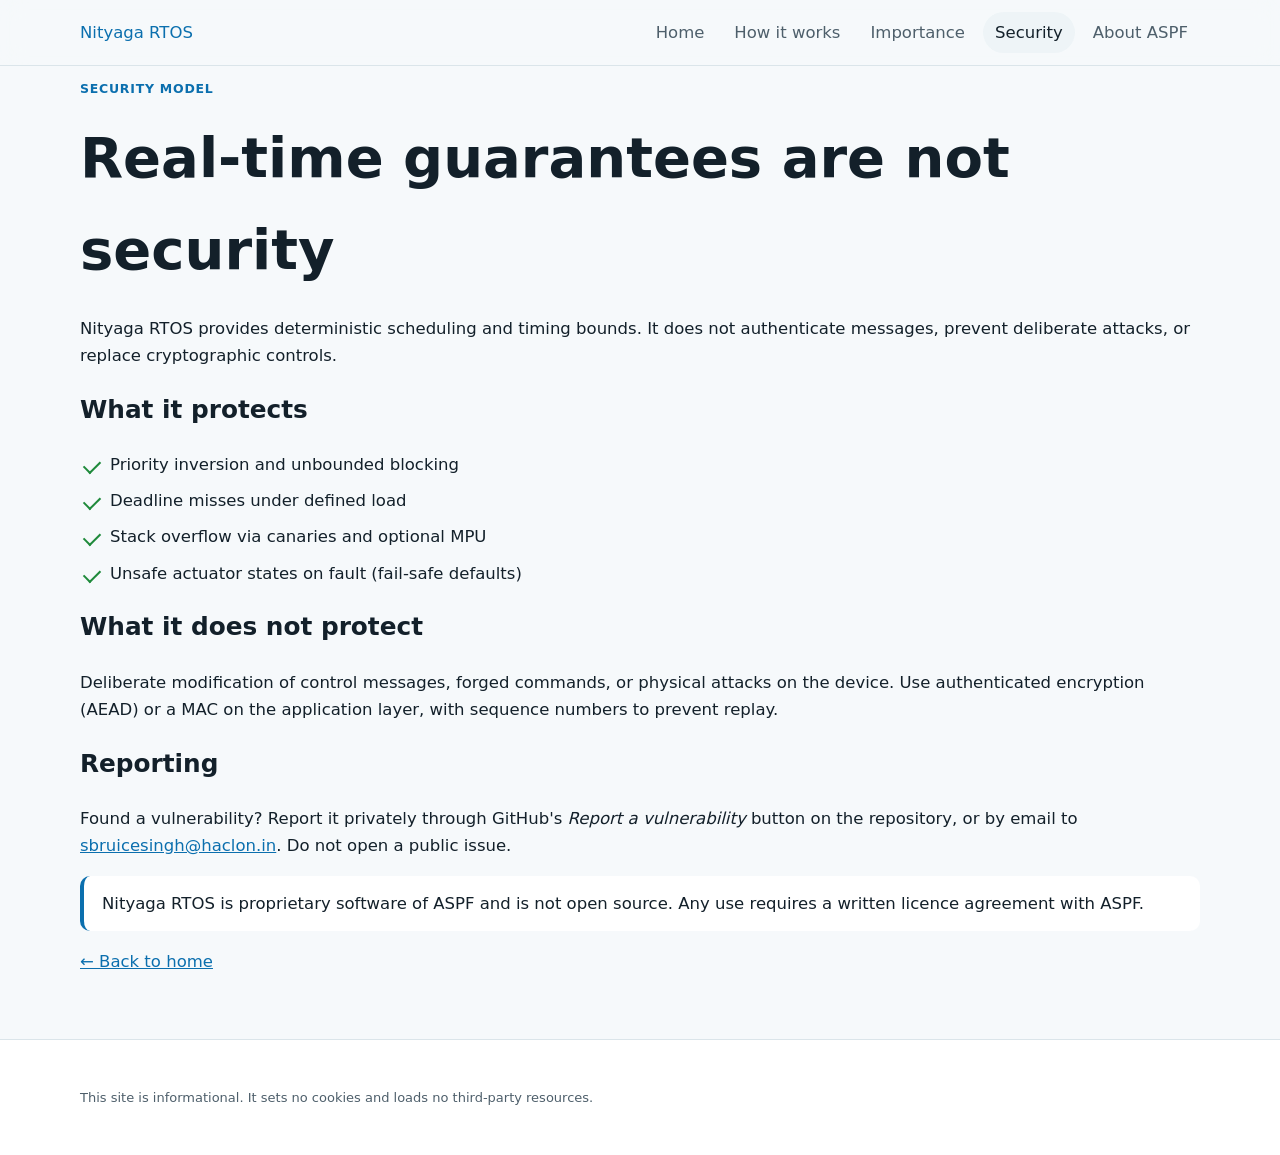
<file: security.html>
<!DOCTYPE html>
<html lang="en">
<head>
<meta charset="utf-8">
<meta name="viewport" content="width=device-width, initial-scale=1">
<meta http-equiv="Content-Security-Policy" content="default-src 'none'; script-src 'self'; style-src 'self'; img-src 'self'; base-uri 'none'; form-action 'none'">
<title>Security Model | Nityaga RTOS</title>
<link rel="stylesheet" href="style.css">
</head>
<body>
<a class="skip" href="#main">Skip to content</a>
<header class="top">
<div class="wrap bar">
<a class="brand" href="index.html">Nityaga RTOS</a>
<nav id="site-nav">
<a href="index.html">Home</a>
<a href="how-it-works.html">How it works</a>
<a href="importance.html">Importance</a>
<a href="security.html" aria-current="page">Security</a>
<a href="about.html">About ASPF</a>
</nav>
</div>
</header>
<main id="main" class="wrap">
<p class="eyebrow">Security model</p>
<h1>Real-time guarantees are not security</h1>
<p>Nityaga RTOS provides deterministic scheduling and timing bounds. It does not authenticate messages, prevent deliberate attacks, or replace cryptographic controls.</p>
<h2>What it protects</h2>
<ul class="checks">
<li>Priority inversion and unbounded blocking</li>
<li>Deadline misses under defined load</li>
<li>Stack overflow via canaries and optional MPU</li>
<li>Unsafe actuator states on fault (fail-safe defaults)</li>
</ul>
<h2>What it does not protect</h2>
<p>Deliberate modification of control messages, forged commands, or physical attacks on the device. Use authenticated encryption (AEAD) or a MAC on the application layer, with sequence numbers to prevent replay.</p>
<h2>Reporting</h2>
<p>Found a vulnerability? Report it privately through GitHub's <em>Report a vulnerability</em> button on the repository, or by email to <a href="mailto:sbruicesingh@haclon.in">sbruicesingh@haclon.in</a>. Do not open a public issue.</p>
<p class="note">Nityaga RTOS is proprietary software of ASPF and is not open source. Any use requires a written licence agreement with ASPF.</p>
<p><a href="index.html">← Back to home</a></p>
</main>
<footer class="foot"><div class="wrap"><p class="small">This site is informational. It sets no cookies and loads no third-party resources.</p></div></footer>
</body>
</html>
</file>
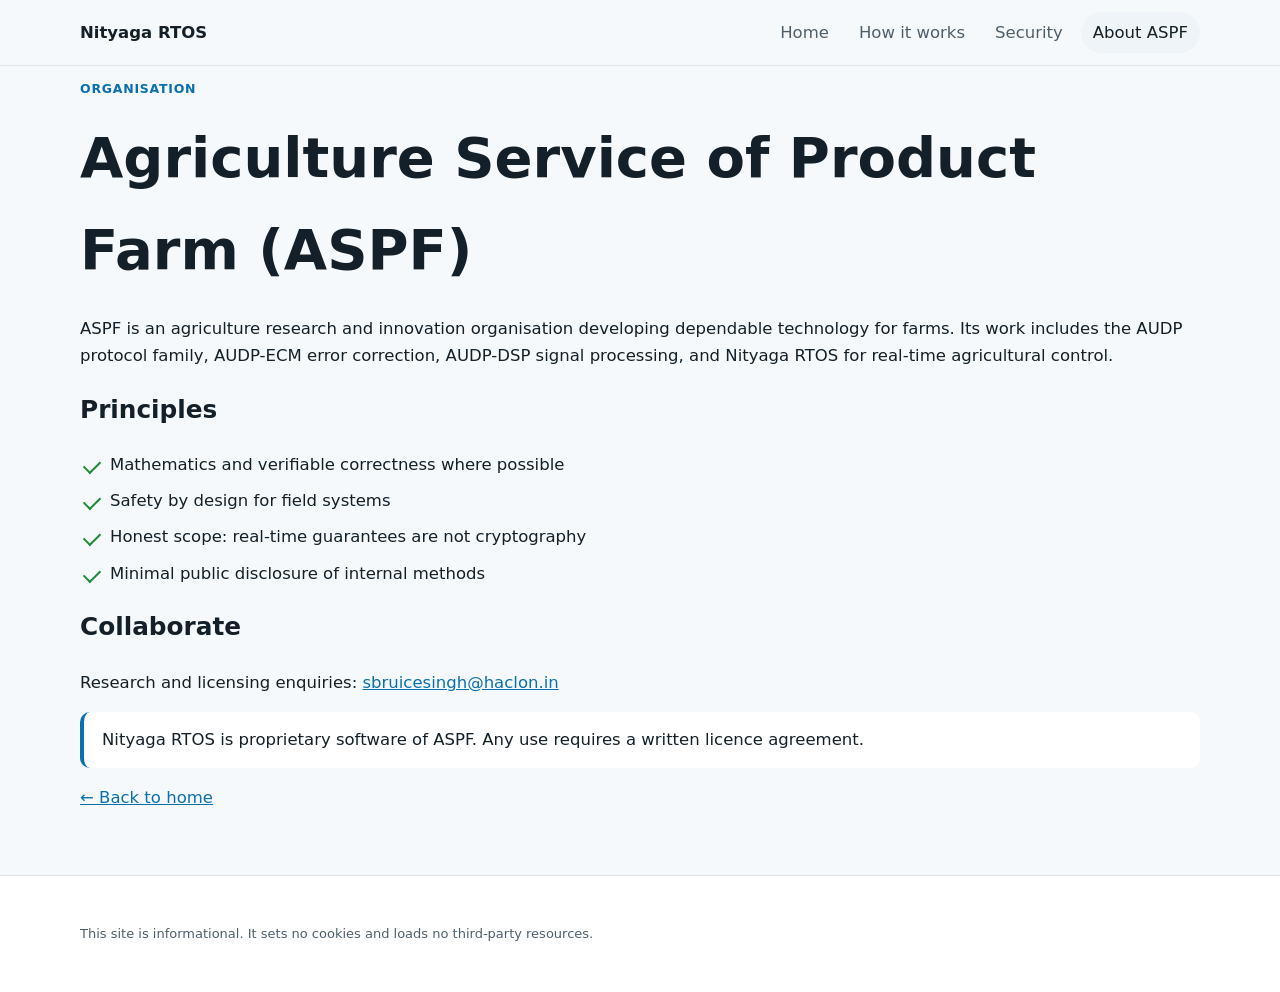
<file: site/about.html>
<!DOCTYPE html>
<html lang="en">
<head>
<meta charset="utf-8">
<meta name="viewport" content="width=device-width, initial-scale=1">
<meta http-equiv="Content-Security-Policy" content="default-src 'none'; script-src 'self'; style-src 'self'; img-src 'self'; base-uri 'none'; form-action 'none'">
<title>Agriculture Service of Product Farm (ASPF) | Nityaga RTOS</title>
<link rel="stylesheet" href="style.css">
</head>
<body>
<a class="skip" href="#main">Skip to content</a>
<header class="top">
<div class="wrap bar">
<a class="brand" href="index.html">Nityaga RTOS</a>
<nav id="site-nav">
<a href="index.html">Home</a>
<a href="how-it-works.html">How it works</a>
<a href="security.html">Security</a>
<a href="about.html" aria-current="page">About ASPF</a>
</nav>
</div>
</header>
<main id="main" class="wrap">
<p class="eyebrow">Organisation</p>
<h1>Agriculture Service of Product Farm (ASPF)</h1>
<p>ASPF is an agriculture research and innovation organisation developing dependable technology for farms. Its work includes the AUDP protocol family, AUDP-ECM error correction, AUDP-DSP signal processing, and Nityaga RTOS for real-time agricultural control.</p>
<h2>Principles</h2>
<ul class="checks">
<li>Mathematics and verifiable correctness where possible</li>
<li>Safety by design for field systems</li>
<li>Honest scope: real-time guarantees are not cryptography</li>
<li>Minimal public disclosure of internal methods</li>
</ul>
<h2>Collaborate</h2>
<p>Research and licensing enquiries: <a href="mailto:sbruicesingh@haclon.in">sbruicesingh@haclon.in</a></p>
<p class="note">Nityaga RTOS is proprietary software of ASPF. Any use requires a written licence agreement.</p>
<p><a href="index.html">← Back to home</a></p>
</main>
<footer class="foot"><div class="wrap"><p class="small">This site is informational. It sets no cookies and loads no third-party resources.</p></div></footer>
</body>
</html>
</file>
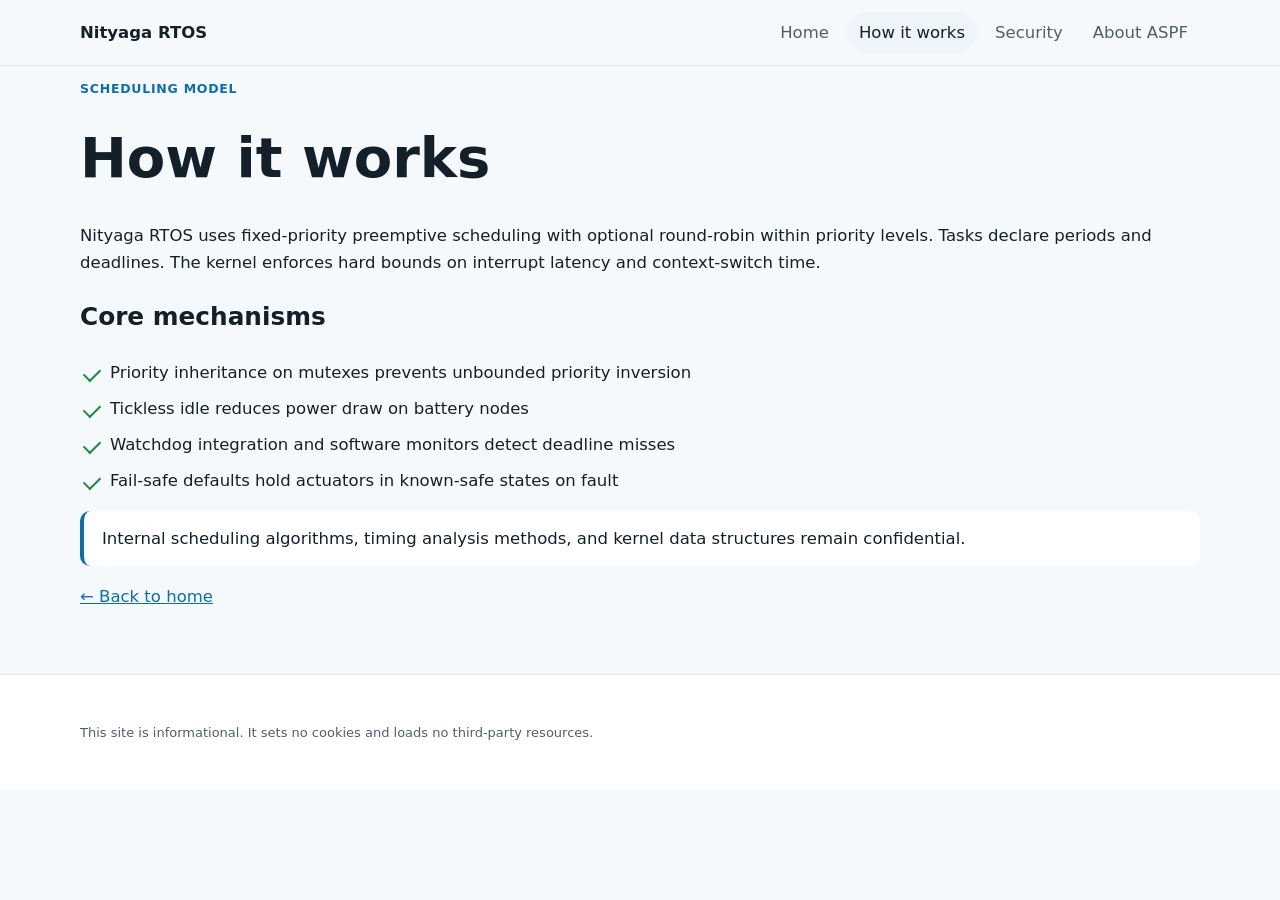
<file: site/how-it-works.html>
<!DOCTYPE html>
<html lang="en">
<head>
<meta charset="utf-8">
<meta name="viewport" content="width=device-width, initial-scale=1">
<meta http-equiv="Content-Security-Policy" content="default-src 'none'; script-src 'self'; style-src 'self'; img-src 'self'; base-uri 'none'; form-action 'none'">
<title>How Nityaga RTOS Works | ASPF</title>
<link rel="stylesheet" href="style.css">
</head>
<body>
<a class="skip" href="#main">Skip to content</a>
<header class="top">
<div class="wrap bar">
<a class="brand" href="index.html">Nityaga RTOS</a>
<nav id="site-nav">
<a href="index.html">Home</a>
<a href="how-it-works.html" aria-current="page">How it works</a>
<a href="security.html">Security</a>
<a href="about.html">About ASPF</a>
</nav>
</div>
</header>
<main id="main" class="wrap">
<p class="eyebrow">Scheduling model</p>
<h1>How it works</h1>
<p>Nityaga RTOS uses fixed-priority preemptive scheduling with optional round-robin within priority levels. Tasks declare periods and deadlines. The kernel enforces hard bounds on interrupt latency and context-switch time.</p>
<h2>Core mechanisms</h2>
<ul class="checks">
<li>Priority inheritance on mutexes prevents unbounded priority inversion</li>
<li>Tickless idle reduces power draw on battery nodes</li>
<li>Watchdog integration and software monitors detect deadline misses</li>
<li>Fail-safe defaults hold actuators in known-safe states on fault</li>
</ul>
<p class="note">Internal scheduling algorithms, timing analysis methods, and kernel data structures remain confidential.</p>
<p><a href="index.html">← Back to home</a></p>
</main>
<footer class="foot"><div class="wrap"><p class="small">This site is informational. It sets no cookies and loads no third-party resources.</p></div></footer>
</body>
</html>
</file>
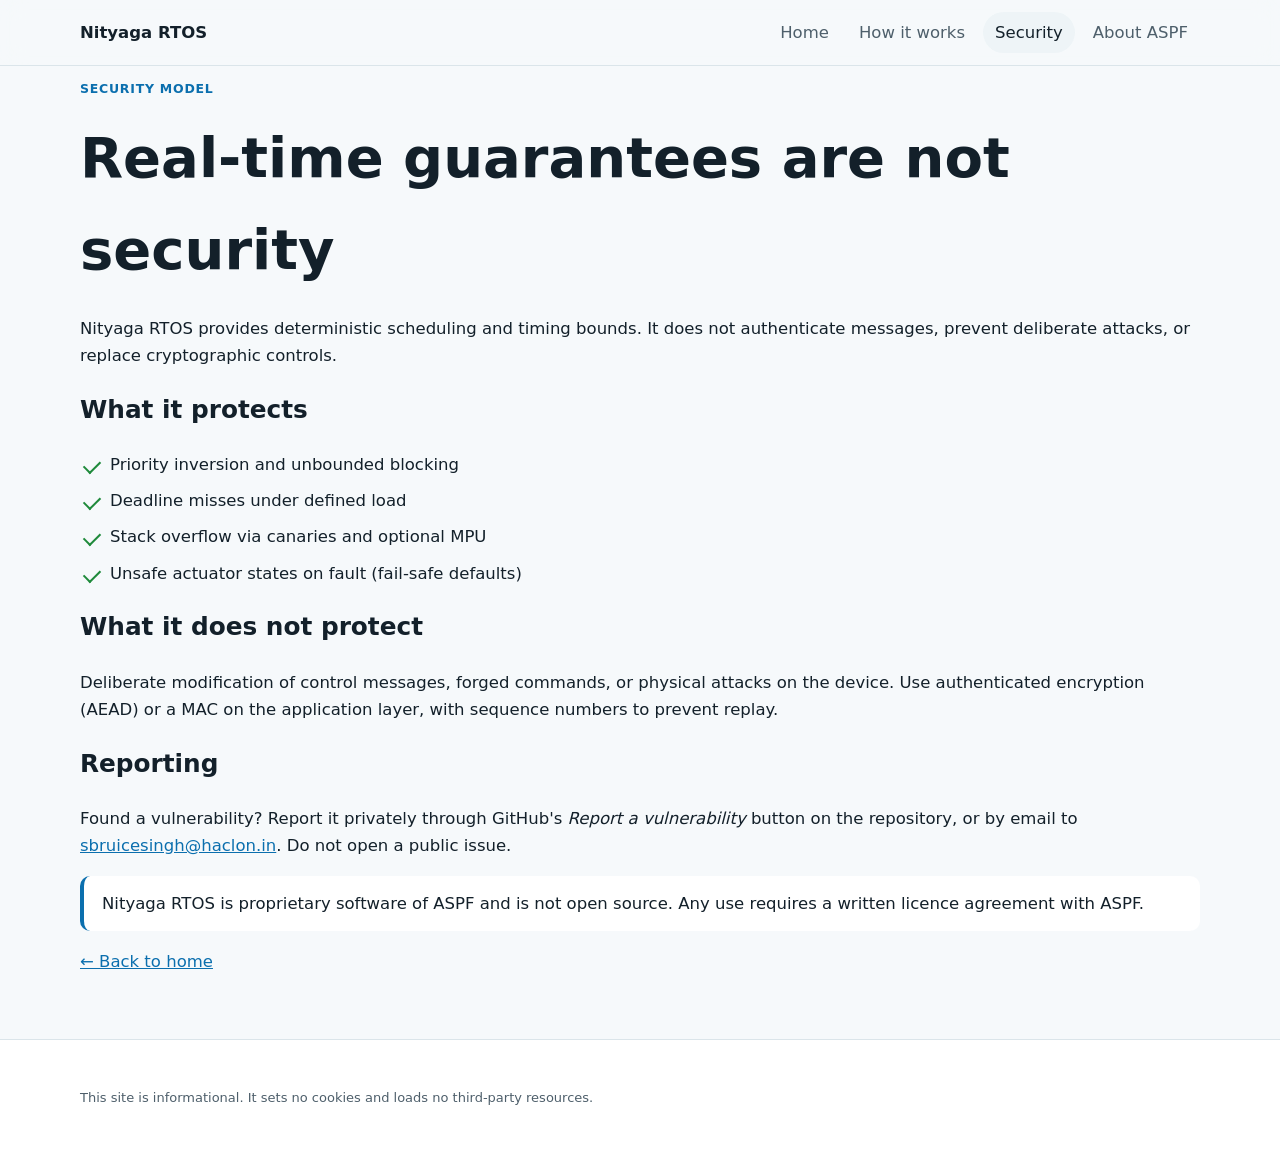
<file: site/security.html>
<!DOCTYPE html>
<html lang="en">
<head>
<meta charset="utf-8">
<meta name="viewport" content="width=device-width, initial-scale=1">
<meta http-equiv="Content-Security-Policy" content="default-src 'none'; script-src 'self'; style-src 'self'; img-src 'self'; base-uri 'none'; form-action 'none'">
<title>Security Model | Nityaga RTOS</title>
<link rel="stylesheet" href="style.css">
</head>
<body>
<a class="skip" href="#main">Skip to content</a>
<header class="top">
<div class="wrap bar">
<a class="brand" href="index.html">Nityaga RTOS</a>
<nav id="site-nav">
<a href="index.html">Home</a>
<a href="how-it-works.html">How it works</a>
<a href="security.html" aria-current="page">Security</a>
<a href="about.html">About ASPF</a>
</nav>
</div>
</header>
<main id="main" class="wrap">
<p class="eyebrow">Security model</p>
<h1>Real-time guarantees are not security</h1>
<p>Nityaga RTOS provides deterministic scheduling and timing bounds. It does not authenticate messages, prevent deliberate attacks, or replace cryptographic controls.</p>
<h2>What it protects</h2>
<ul class="checks">
<li>Priority inversion and unbounded blocking</li>
<li>Deadline misses under defined load</li>
<li>Stack overflow via canaries and optional MPU</li>
<li>Unsafe actuator states on fault (fail-safe defaults)</li>
</ul>
<h2>What it does not protect</h2>
<p>Deliberate modification of control messages, forged commands, or physical attacks on the device. Use authenticated encryption (AEAD) or a MAC on the application layer, with sequence numbers to prevent replay.</p>
<h2>Reporting</h2>
<p>Found a vulnerability? Report it privately through GitHub's <em>Report a vulnerability</em> button on the repository, or by email to <a href="mailto:sbruicesingh@haclon.in">sbruicesingh@haclon.in</a>. Do not open a public issue.</p>
<p class="note">Nityaga RTOS is proprietary software of ASPF and is not open source. Any use requires a written licence agreement with ASPF.</p>
<p><a href="index.html">← Back to home</a></p>
</main>
<footer class="foot"><div class="wrap"><p class="small">This site is informational. It sets no cookies and loads no third-party resources.</p></div></footer>
</body>
</html>
</file>
<file: style.css>
/* Nityaga RTOS — high-motion graphical style matching AUDP-ECM principles */
:root {
  --bg: #f6f9fb;
  --surface: #ffffff;
  --surface-2: #eef4f7;
  --text: #13202a;
  --muted: #4e5f6b;
  --line: #dbe5ea;
  --accent: #0b6fae;
  --brand-grad: linear-gradient(90deg, #0d3b8c, #0b7fc7 35%, #11998e 65%, #2e9e3a);
  --text-grad: var(--brand-grad);
  --radius: 14px;
  --shadow: 0 1px 2px rgb(16 32 48 / 6%), 0 8px 24px rgb(16 32 48 / 7%);
}
* { box-sizing: border-box; }
body { margin: 0; background: var(--bg); color: var(--text); font: 16.5px/1.65 system-ui, -apple-system, "Segoe UI", Roboto, sans-serif; }
.wrap { width: min(1120px, 100% - 40px); margin-inline: auto; }
.skip { position: absolute; left: -999px; }
a { color: var(--accent); }
h1 { font-size: clamp(32px, 5.4vw, 56px); margin: 6px 0 18px; font-weight: 800; }
.grad { background: var(--text-grad); -webkit-background-clip: text; background-clip: text; color: transparent; }
.top { position: sticky; top: 0; z-index: 30; background: color-mix(in srgb, var(--bg) 82%, transparent); backdrop-filter: blur(12px); border-bottom: 1px solid var(--line); }
.bar { display: flex; align-items: center; gap: 18px; padding: 12px 0; }
.brand { display: inline-flex; align-items: center; text-decoration: none; }
.brand-logo { height: 36px; width: auto; display: block; }
#site-nav { display: flex; gap: 6px; margin-left: auto; }
#site-nav a { color: var(--muted); text-decoration: none; padding: 7px 12px; border-radius: 999px; }
#site-nav a:hover, #site-nav a[aria-current="page"] { color: var(--text); background: var(--surface-2); }
.hero { padding: 48px 0 40px; text-align: center; }
.hero-logo { width: min(420px, 90%); height: auto; margin: 0 auto 20px; display: block; filter: drop-shadow(0 4px 12px rgb(0 0 0 / 8%)); }
.eyebrow { color: var(--accent); font-weight: 650; letter-spacing: .06em; text-transform: uppercase; font-size: 12.5px; }
.lead { font-size: clamp(17px, 2vw, 19.5px); color: var(--muted); max-width: 760px; margin-inline: auto; }
.stats { display: grid; grid-template-columns: repeat(auto-fit, minmax(200px, 1fr)); gap: 14px; padding: 8px 0 48px; }
.stat { background: var(--surface); border: 1px solid var(--line); border-radius: var(--radius); padding: 18px 20px; box-shadow: var(--shadow); }
.stat strong { display: block; font-size: 24px; background: var(--text-grad); -webkit-background-clip: text; background-clip: text; color: transparent; }
.grid.three { display: grid; grid-template-columns: repeat(auto-fit, minmax(240px, 1fr)); gap: 18px; }
.card { background: var(--surface); border: 1px solid var(--line); border-radius: var(--radius); padding: 22px; box-shadow: var(--shadow); }
.table-scroll { overflow-x: auto; border: 1px solid var(--line); border-radius: var(--radius); background: var(--surface); }
table { width: 100%; border-collapse: collapse; }
th, td { text-align: left; padding: 13px 16px; border-bottom: 1px solid var(--line); }
th { background: var(--surface-2); font-size: 13.5px; text-transform: uppercase; }
.note { background: var(--surface); border-left: 4px solid var(--accent); padding: 14px 18px; border-radius: 10px; }
.checks { list-style: none; padding: 0; }
.checks li { position: relative; padding-left: 30px; margin: 9px 0; }
.checks li::before { content: ""; position: absolute; left: 4px; top: .55em; width: 14px; height: 8px; border-left: 2.5px solid #1f8a3b; border-bottom: 2.5px solid #1f8a3b; transform: rotate(-45deg); }
.foot { margin-top: 64px; padding: 34px 0; border-top: 1px solid var(--line); color: var(--muted); font-size: 14.5px; background: var(--surface); }
.small { font-size: 13px; }

/* High-motion RTOS scheduler */
.scheduler { background: #0f172a; color: #e2e8f0; border-radius: 18px; padding: 24px; margin: 24px 0; position: relative; overflow: hidden; }
.scheduler::before { content: ''; position: absolute; inset: 0; background: radial-gradient(circle at 20% 50%, rgba(34,197,94,.15), transparent 50%); pointer-events: none; }
.timeline { position: relative; height: 180px; background: #1e293b; border-radius: 8px; margin: 16px 0; overflow: hidden; }
.task { position: absolute; height: 32px; border-radius: 6px; display: flex; align-items: center; padding: 0 12px; font-size: .8rem; font-weight: 600; color: #fff; animation: slide 12s linear infinite; box-shadow: 0 0 16px currentColor; }
.t-high { background: linear-gradient(90deg, #22c55e, #16a34a); top: 20px; width: 22%; }
.t-med { background: linear-gradient(90deg, #3b82f6, #2563eb); top: 64px; width: 28%; animation-delay: 2s; }
.t-low { background: linear-gradient(90deg, #f59e0b, #d97706); top: 108px; width: 18%; animation-delay: 4s; }
.t-idle { background: #64748b; top: 148px; width: 14%; animation-delay: 6s; opacity: .7; }
@keyframes slide { 0% { left: -30%; } 100% { left: 110%; } }
.priority-rings { display: flex; justify-content: center; gap: 24px; margin-top: 20px; flex-wrap: wrap; }
.priority-ring { width: 90px; height: 90px; border-radius: 50%; border: 4px solid #22c55e; display: flex; align-items: center; justify-content: center; text-align: center; font-size: .75rem; animation: pulse 2.2s ease-in-out infinite; }
.priority-ring.med { border-color: #3b82f6; }
.priority-ring.low { border-color: #f59e0b; }
@keyframes pulse { 0%, 100% { transform: scale(1); box-shadow: 0 0 0 0 rgba(34,197,94,.4); } 50% { transform: scale(1.06); box-shadow: 0 0 0 10px rgba(34,197,94,0); } }
section.wrap { padding: 48px 0 8px; }
</file>
<file: site/style.css>
/* Nityaga RTOS — high-motion graphical style matching AUDP-ECM principles */
:root {
  --bg: #f6f9fb;
  --surface: #ffffff;
  --surface-2: #eef4f7;
  --text: #13202a;
  --muted: #4e5f6b;
  --line: #dbe5ea;
  --accent: #0b6fae;
  --brand-grad: linear-gradient(90deg, #0d3b8c, #0b7fc7 35%, #11998e 65%, #2e9e3a);
  --text-grad: var(--brand-grad);
  --radius: 14px;
  --shadow: 0 1px 2px rgb(16 32 48 / 6%), 0 8px 24px rgb(16 32 48 / 7%);
}
* { box-sizing: border-box; }
body { margin: 0; background: var(--bg); color: var(--text); font: 16.5px/1.65 system-ui, -apple-system, "Segoe UI", Roboto, sans-serif; }
.wrap { width: min(1120px, 100% - 40px); margin-inline: auto; }
.skip { position: absolute; left: -999px; }
a { color: var(--accent); }
h1 { font-size: clamp(32px, 5.4vw, 56px); margin: 6px 0 18px; font-weight: 800; }
.grad { background: var(--text-grad); -webkit-background-clip: text; background-clip: text; color: transparent; }
.top { position: sticky; top: 0; z-index: 30; background: color-mix(in srgb, var(--bg) 82%, transparent); backdrop-filter: blur(12px); border-bottom: 1px solid var(--line); }
.bar { display: flex; align-items: center; gap: 18px; padding: 12px 0; }
.brand { font-weight: 700; text-decoration: none; color: var(--text); }
#site-nav { display: flex; gap: 6px; margin-left: auto; }
#site-nav a { color: var(--muted); text-decoration: none; padding: 7px 12px; border-radius: 999px; }
#site-nav a:hover, #site-nav a[aria-current="page"] { color: var(--text); background: var(--surface-2); }
.hero { padding: 64px 0 40px; text-align: center; }
.eyebrow { color: var(--accent); font-weight: 650; letter-spacing: .06em; text-transform: uppercase; font-size: 12.5px; }
.lead { font-size: clamp(17px, 2vw, 19.5px); color: var(--muted); max-width: 760px; margin-inline: auto; }
.stats { display: grid; grid-template-columns: repeat(auto-fit, minmax(200px, 1fr)); gap: 14px; padding: 8px 0 48px; }
.stat { background: var(--surface); border: 1px solid var(--line); border-radius: var(--radius); padding: 18px 20px; box-shadow: var(--shadow); }
.stat strong { display: block; font-size: 24px; background: var(--text-grad); -webkit-background-clip: text; background-clip: text; color: transparent; }
.grid.three { display: grid; grid-template-columns: repeat(auto-fit, minmax(240px, 1fr)); gap: 18px; }
.card { background: var(--surface); border: 1px solid var(--line); border-radius: var(--radius); padding: 22px; box-shadow: var(--shadow); }
.table-scroll { overflow-x: auto; border: 1px solid var(--line); border-radius: var(--radius); background: var(--surface); }
table { width: 100%; border-collapse: collapse; }
th, td { text-align: left; padding: 13px 16px; border-bottom: 1px solid var(--line); }
th { background: var(--surface-2); font-size: 13.5px; text-transform: uppercase; }
.note { background: var(--surface); border-left: 4px solid var(--accent); padding: 14px 18px; border-radius: 10px; }
.checks { list-style: none; padding: 0; }
.checks li { position: relative; padding-left: 30px; margin: 9px 0; }
.checks li::before { content: ""; position: absolute; left: 4px; top: .55em; width: 14px; height: 8px; border-left: 2.5px solid #1f8a3b; border-bottom: 2.5px solid #1f8a3b; transform: rotate(-45deg); }
.foot { margin-top: 64px; padding: 34px 0; border-top: 1px solid var(--line); color: var(--muted); font-size: 14.5px; background: var(--surface); }
.small { font-size: 13px; }

/* High-motion RTOS scheduler */
.scheduler { background: #0f172a; color: #e2e8f0; border-radius: 18px; padding: 24px; margin: 24px 0; position: relative; overflow: hidden; }
.scheduler::before { content: ''; position: absolute; inset: 0; background: radial-gradient(circle at 20% 50%, rgba(34,197,94,.15), transparent 50%); pointer-events: none; }
.timeline { position: relative; height: 180px; background: #1e293b; border-radius: 8px; margin: 16px 0; overflow: hidden; }
.task { position: absolute; height: 32px; border-radius: 6px; display: flex; align-items: center; padding: 0 12px; font-size: .8rem; font-weight: 600; color: #fff; animation: slide 12s linear infinite; box-shadow: 0 0 16px currentColor; }
.t-high { background: linear-gradient(90deg, #22c55e, #16a34a); top: 20px; width: 22%; }
.t-med { background: linear-gradient(90deg, #3b82f6, #2563eb); top: 64px; width: 28%; animation-delay: 2s; }
.t-low { background: linear-gradient(90deg, #f59e0b, #d97706); top: 108px; width: 18%; animation-delay: 4s; }
.t-idle { background: #64748b; top: 148px; width: 14%; animation-delay: 6s; opacity: .7; }
@keyframes slide { 0% { left: -30%; } 100% { left: 110%; } }
.priority-rings { display: flex; justify-content: center; gap: 24px; margin-top: 20px; flex-wrap: wrap; }
.priority-ring { width: 90px; height: 90px; border-radius: 50%; border: 4px solid #22c55e; display: flex; align-items: center; justify-content: center; text-align: center; font-size: .75rem; animation: pulse 2.2s ease-in-out infinite; }
.priority-ring.med { border-color: #3b82f6; }
.priority-ring.low { border-color: #f59e0b; }
@keyframes pulse { 0%, 100% { transform: scale(1); box-shadow: 0 0 0 0 rgba(34,197,94,.4); } 50% { transform: scale(1.06); box-shadow: 0 0 0 10px rgba(34,197,94,0); } }
section.wrap { padding: 48px 0 8px; }
</file>
